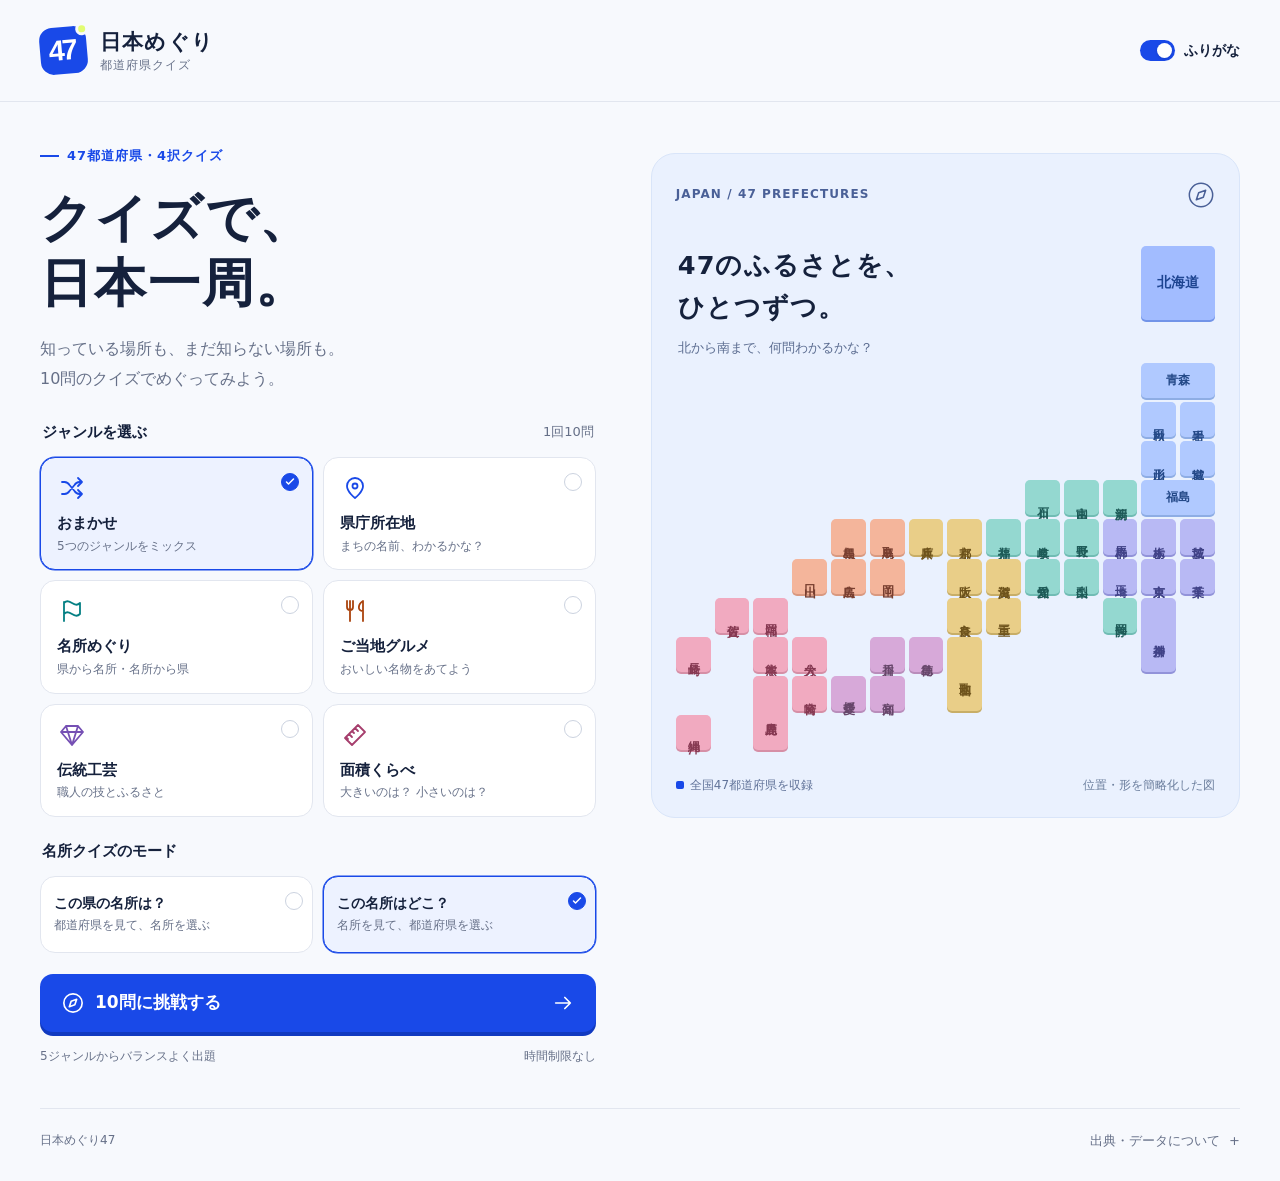
<file: index.html>
<!doctype html>
<html lang="ja">
<head>
  <meta charset="UTF-8">
  <meta name="viewport" content="width=device-width, initial-scale=1, viewport-fit=cover">
  <meta name="theme-color" content="#1949e8">
  <meta name="description" content="47都道府県をめぐる4択クイズ。県庁所在地、名所、名物、伝統工芸、面積を楽しく学ぼう。">
  <title>日本めぐり47 | 都道府県クイズ</title>
  <link rel="stylesheet" href="./style.css?v=20260909-modes-2">
</head>
<body>
  <header class="site-header"><a class="brand" href="./" aria-label="日本めぐり47 ホーム"><span class="brand-mark">47</span><span>日本めぐり<small>都道府県クイズ</small></span></a><span class="header-note">知るたび、日本が近くなる。</span></header>
  <main id="app"></main>
  <div id="announcer" class="sr-only" role="status" aria-live="polite" aria-atomic="true"></div>
  <noscript>クイズで遊ぶには、ブラウザのJavaScriptを有効にしてください。</noscript>
  <script type="module" src="./app.js?v=20260909-modes-2"></script>
</body>
</html>
</file>
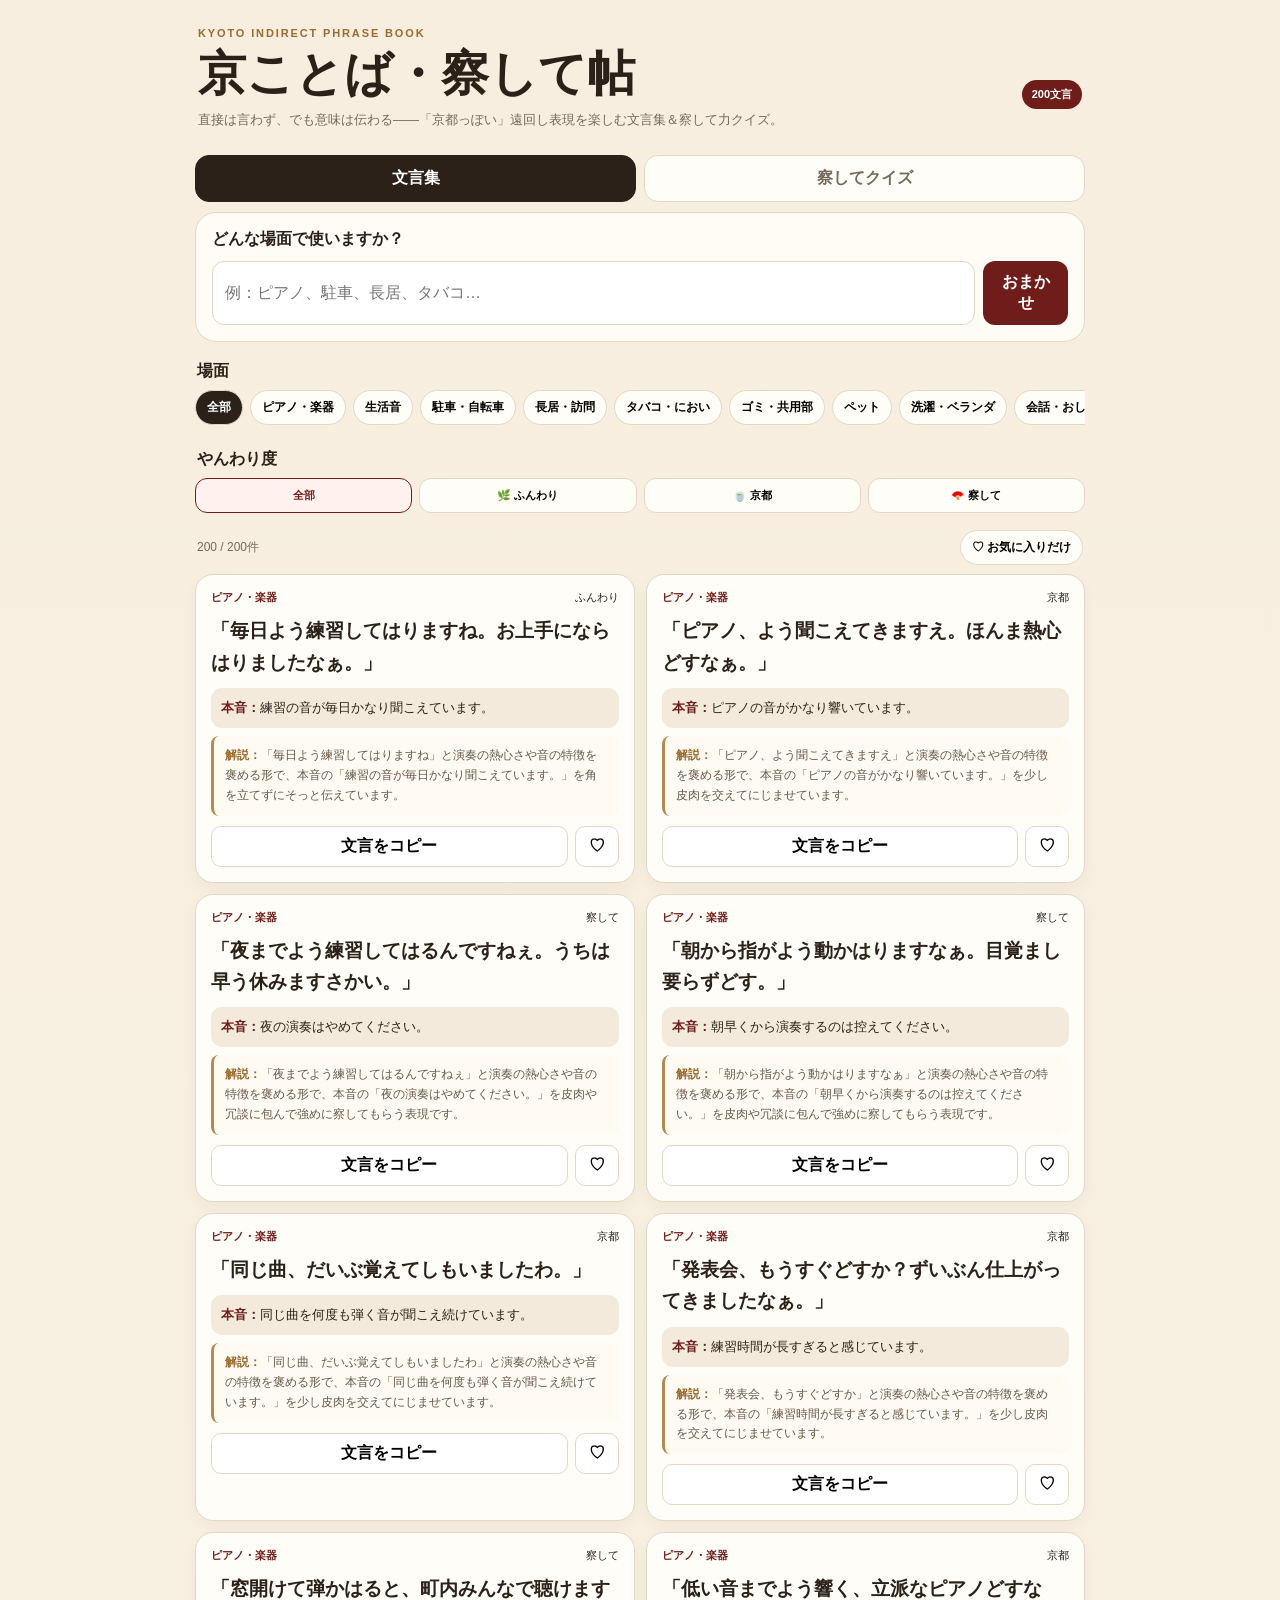
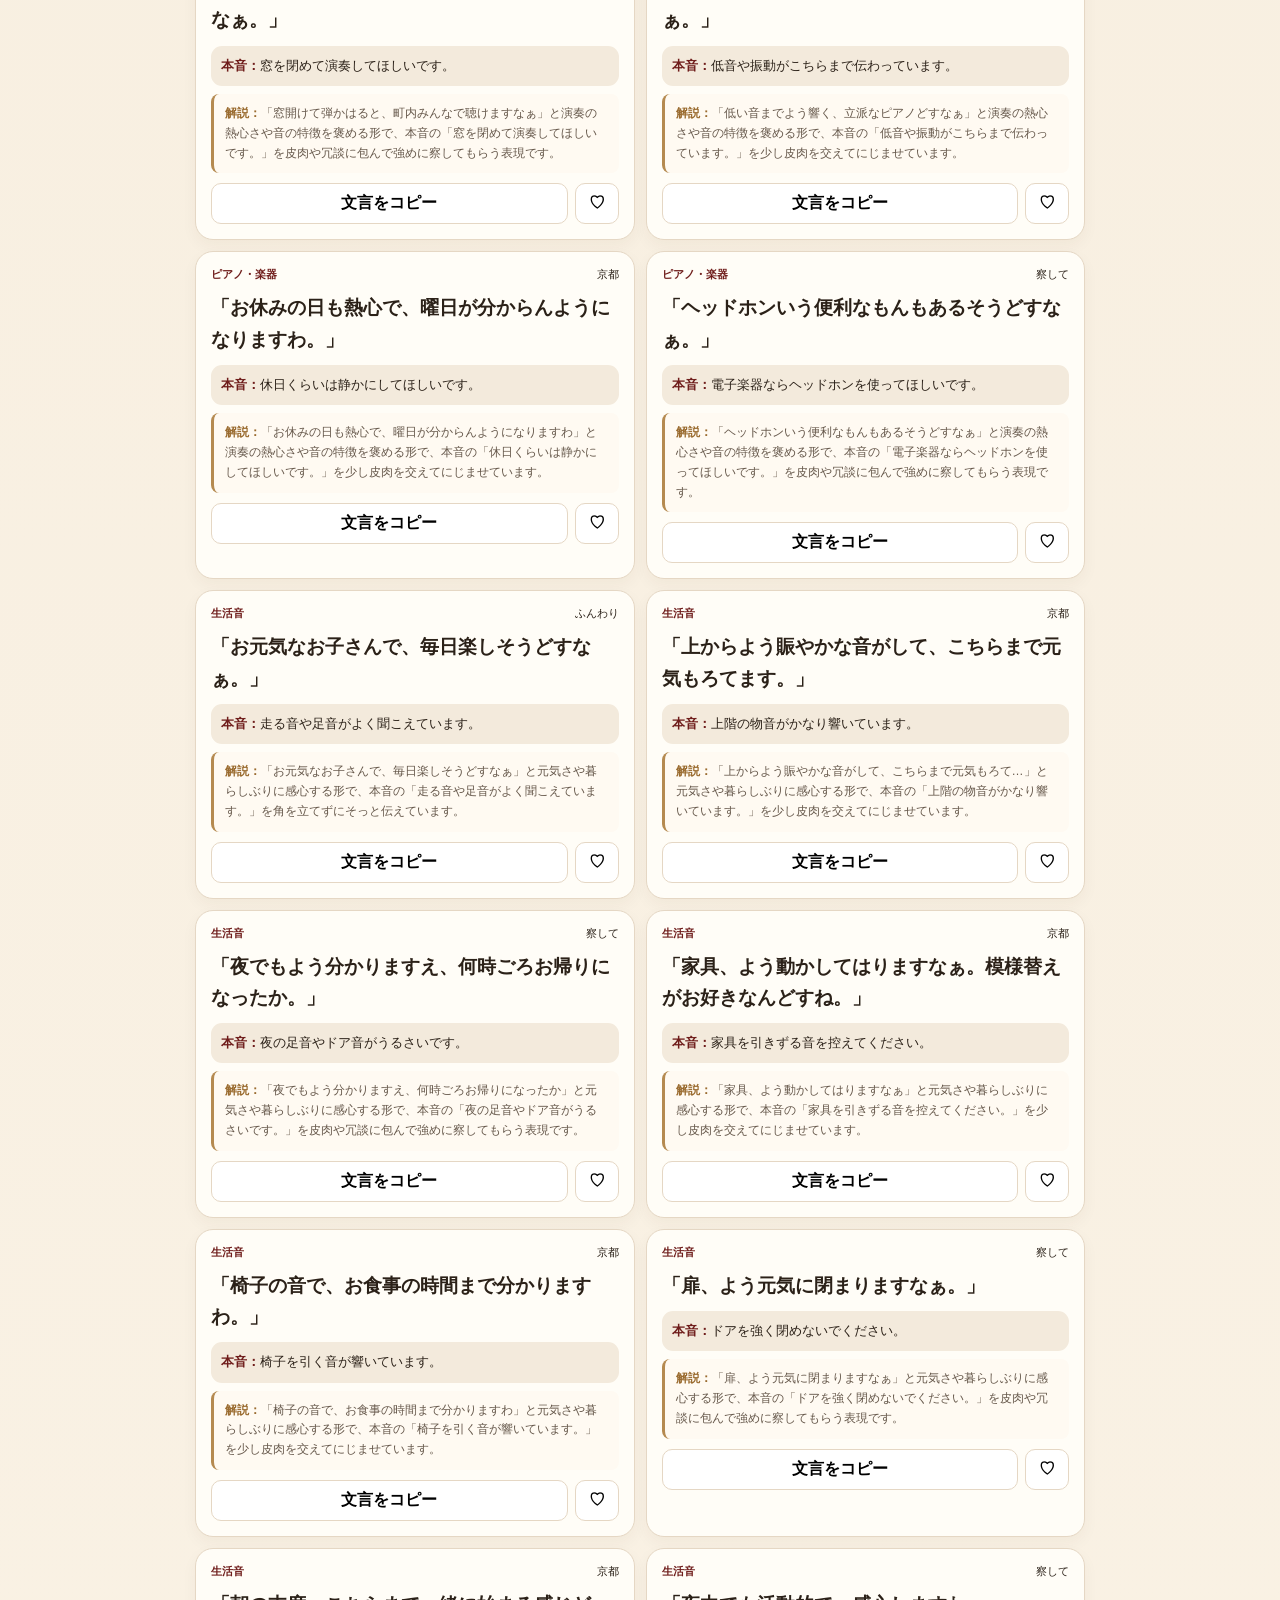
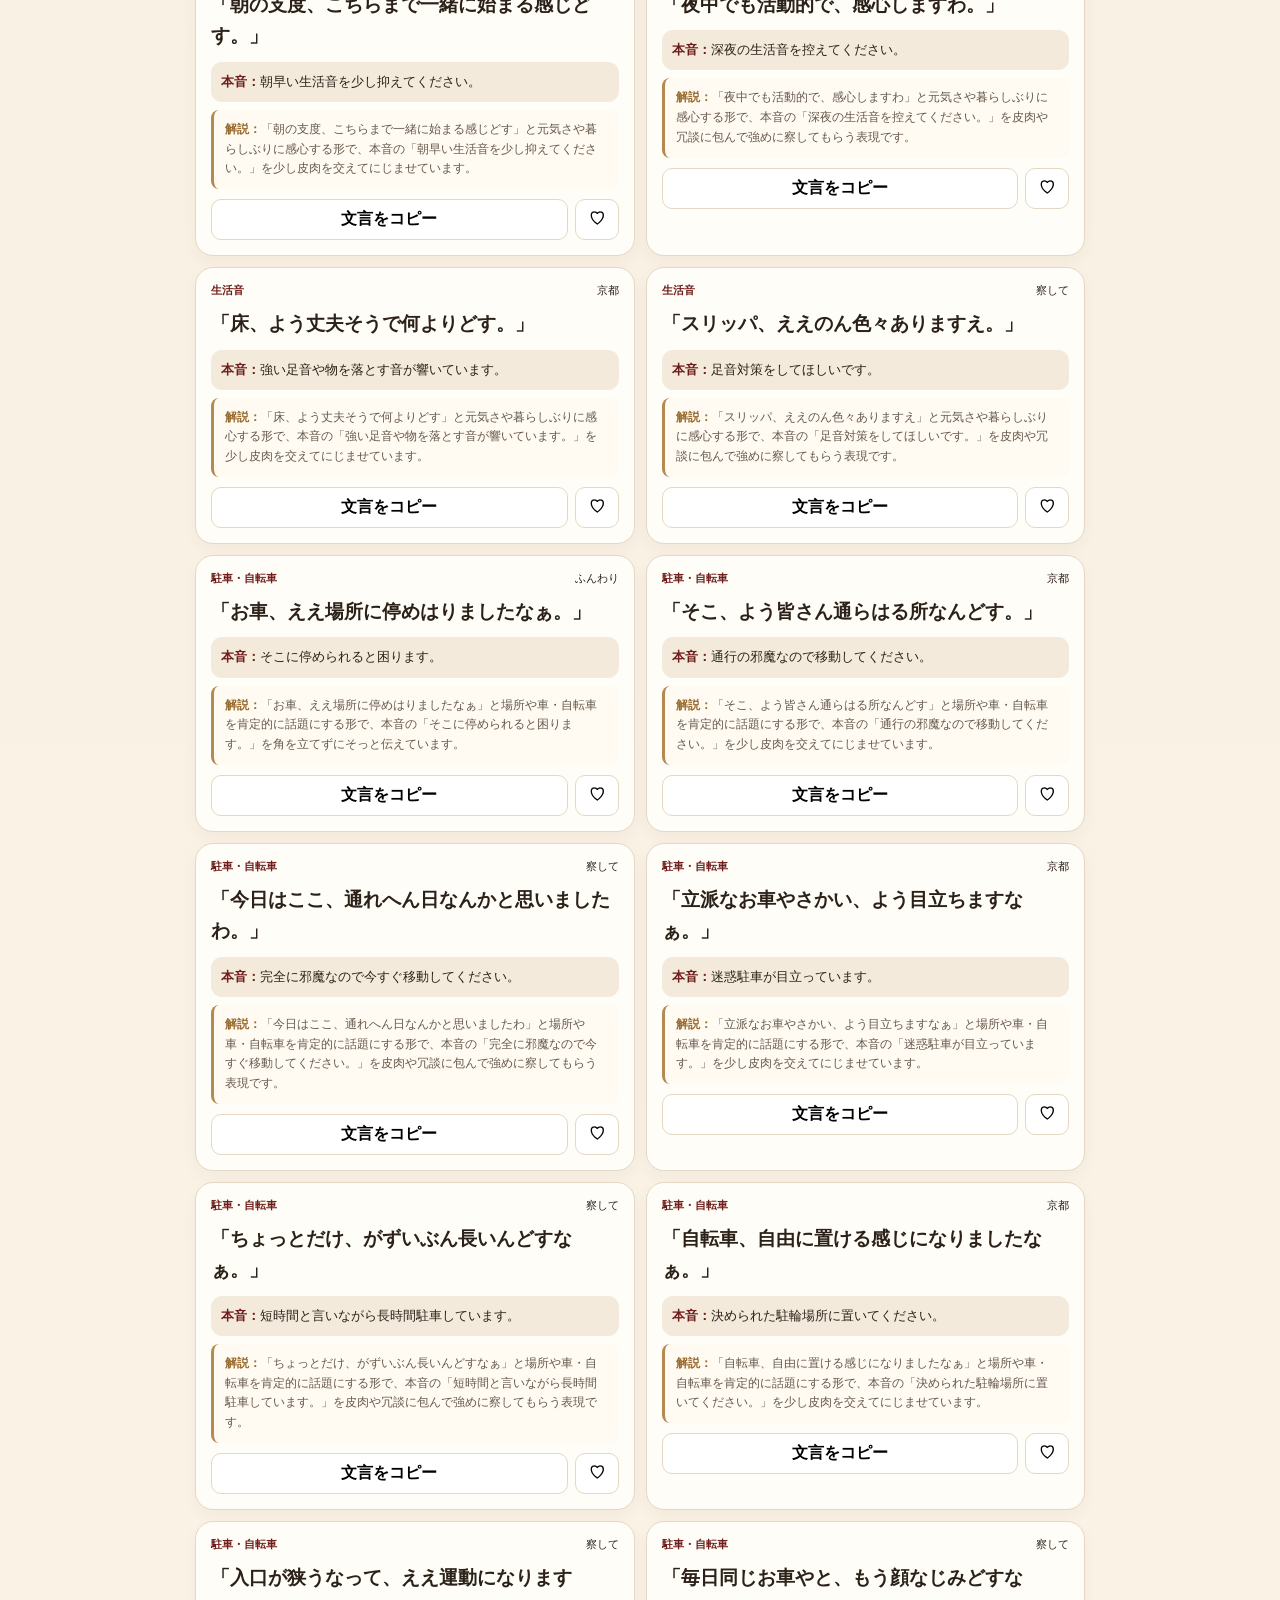
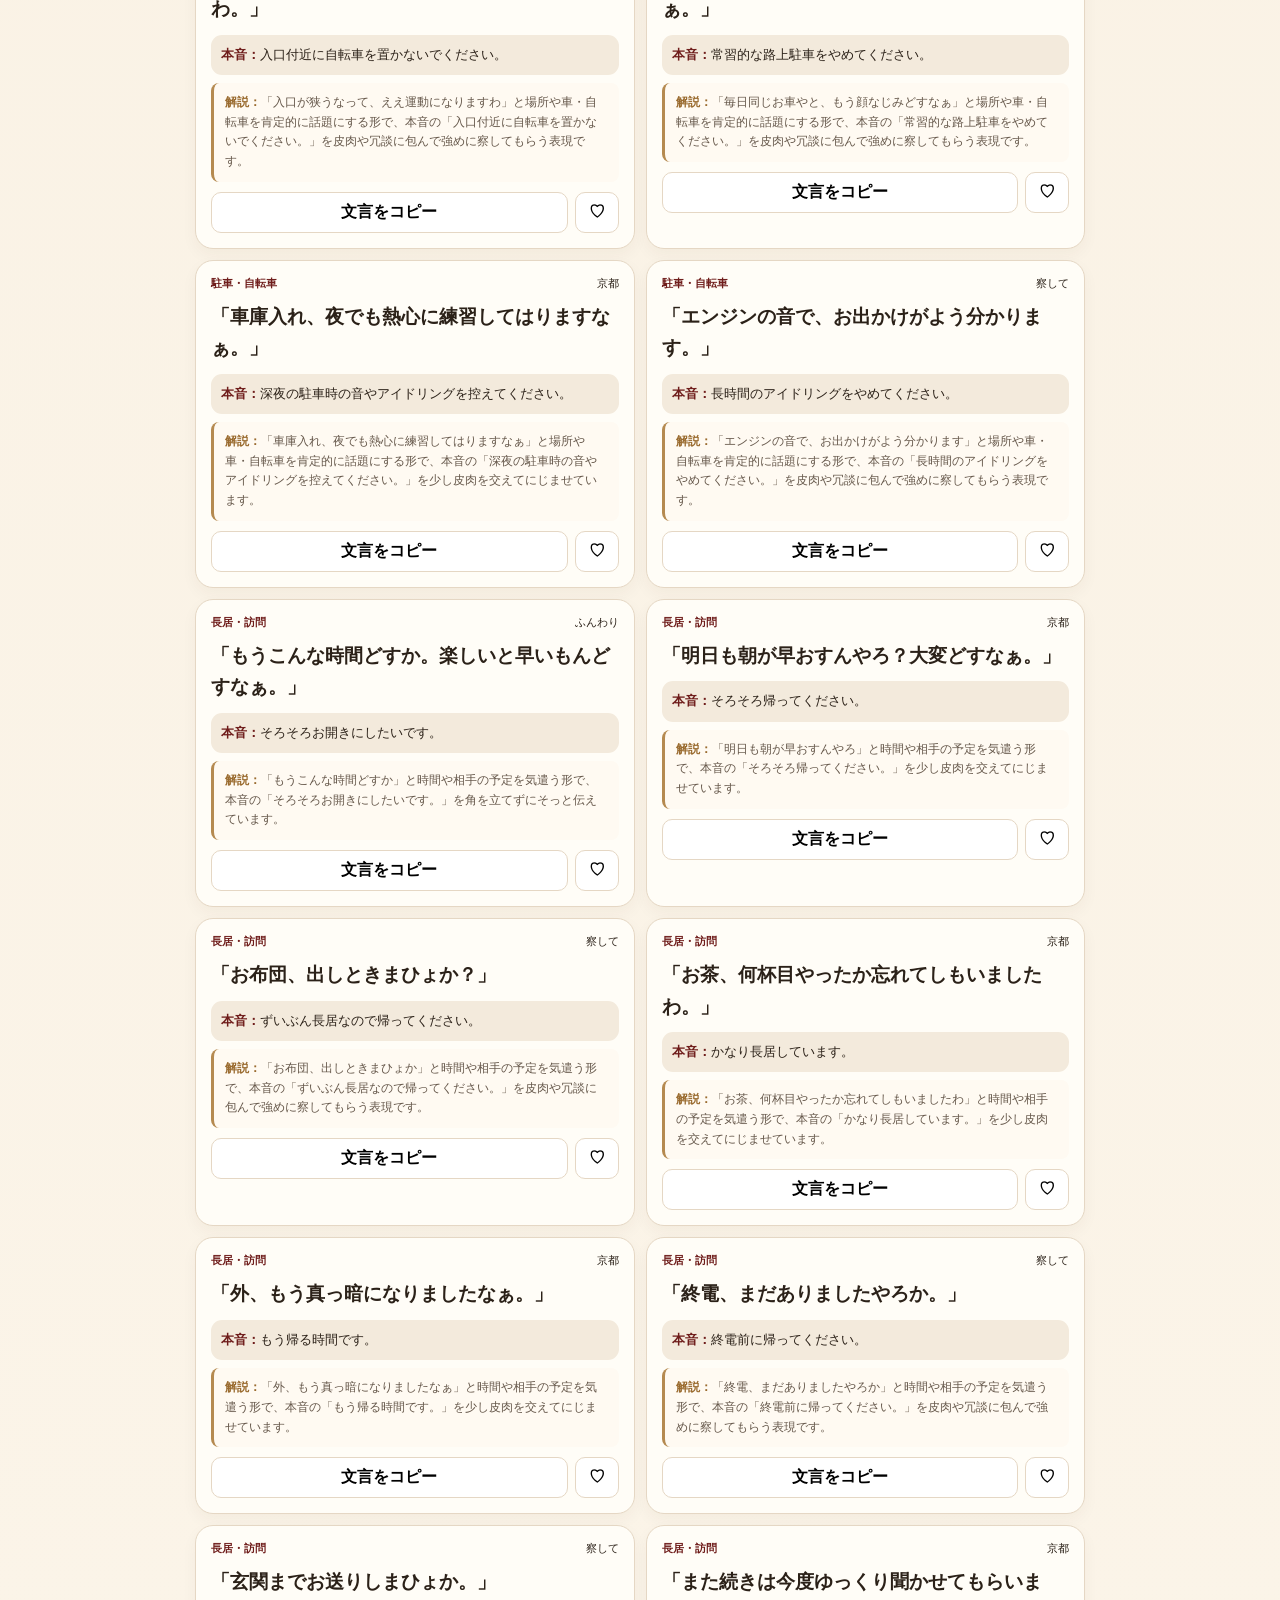
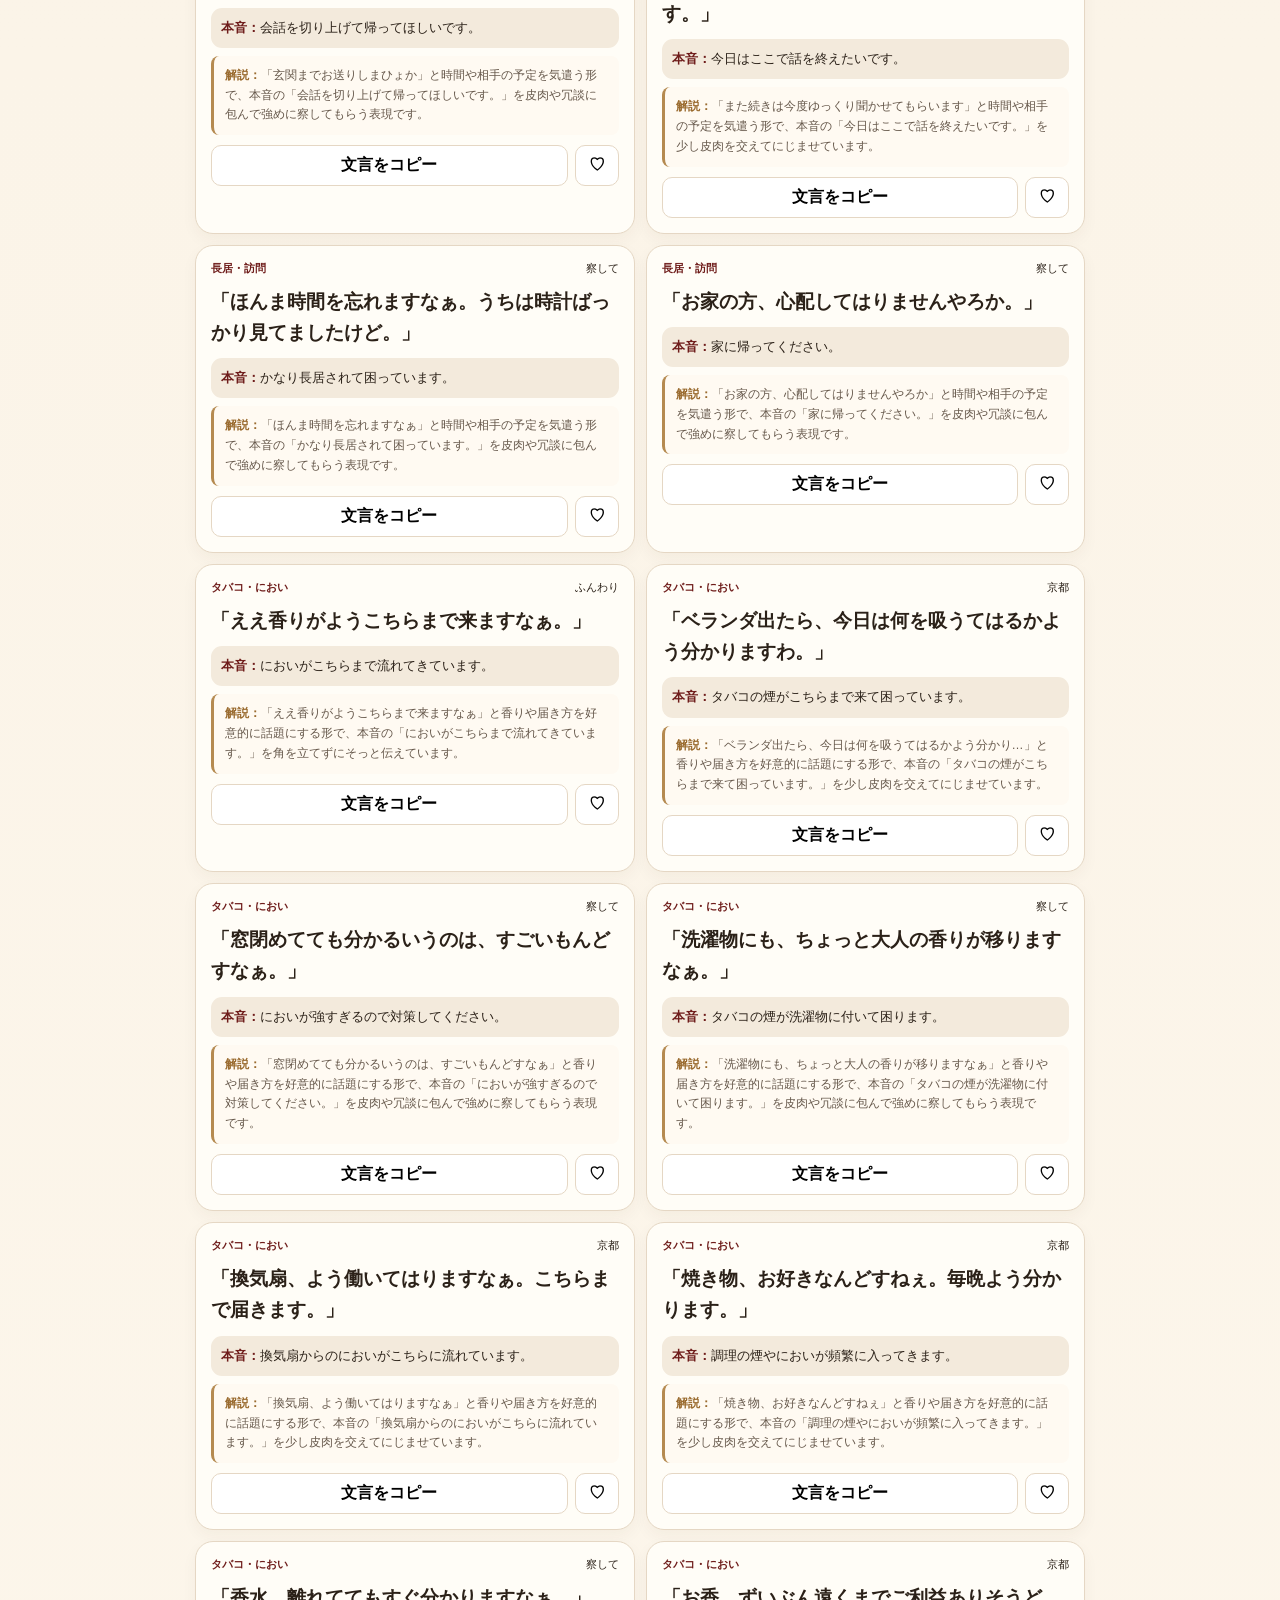
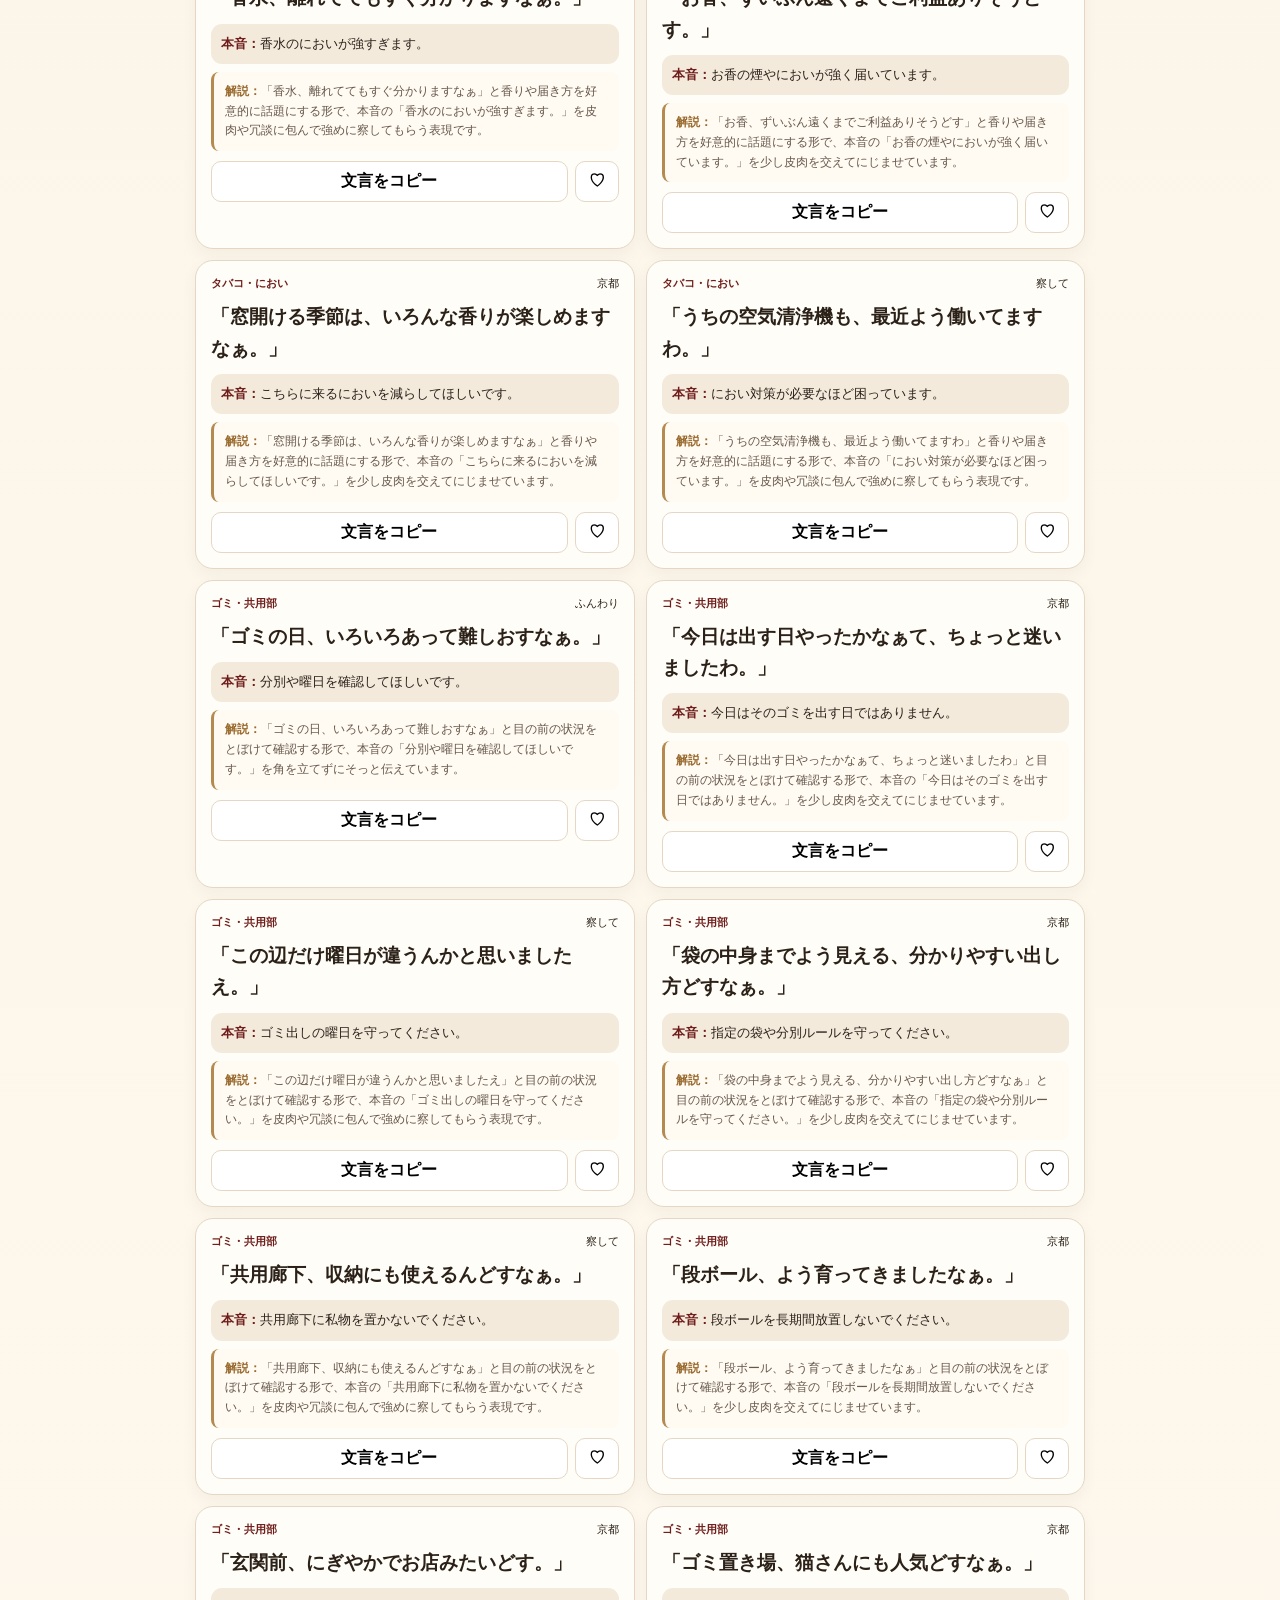
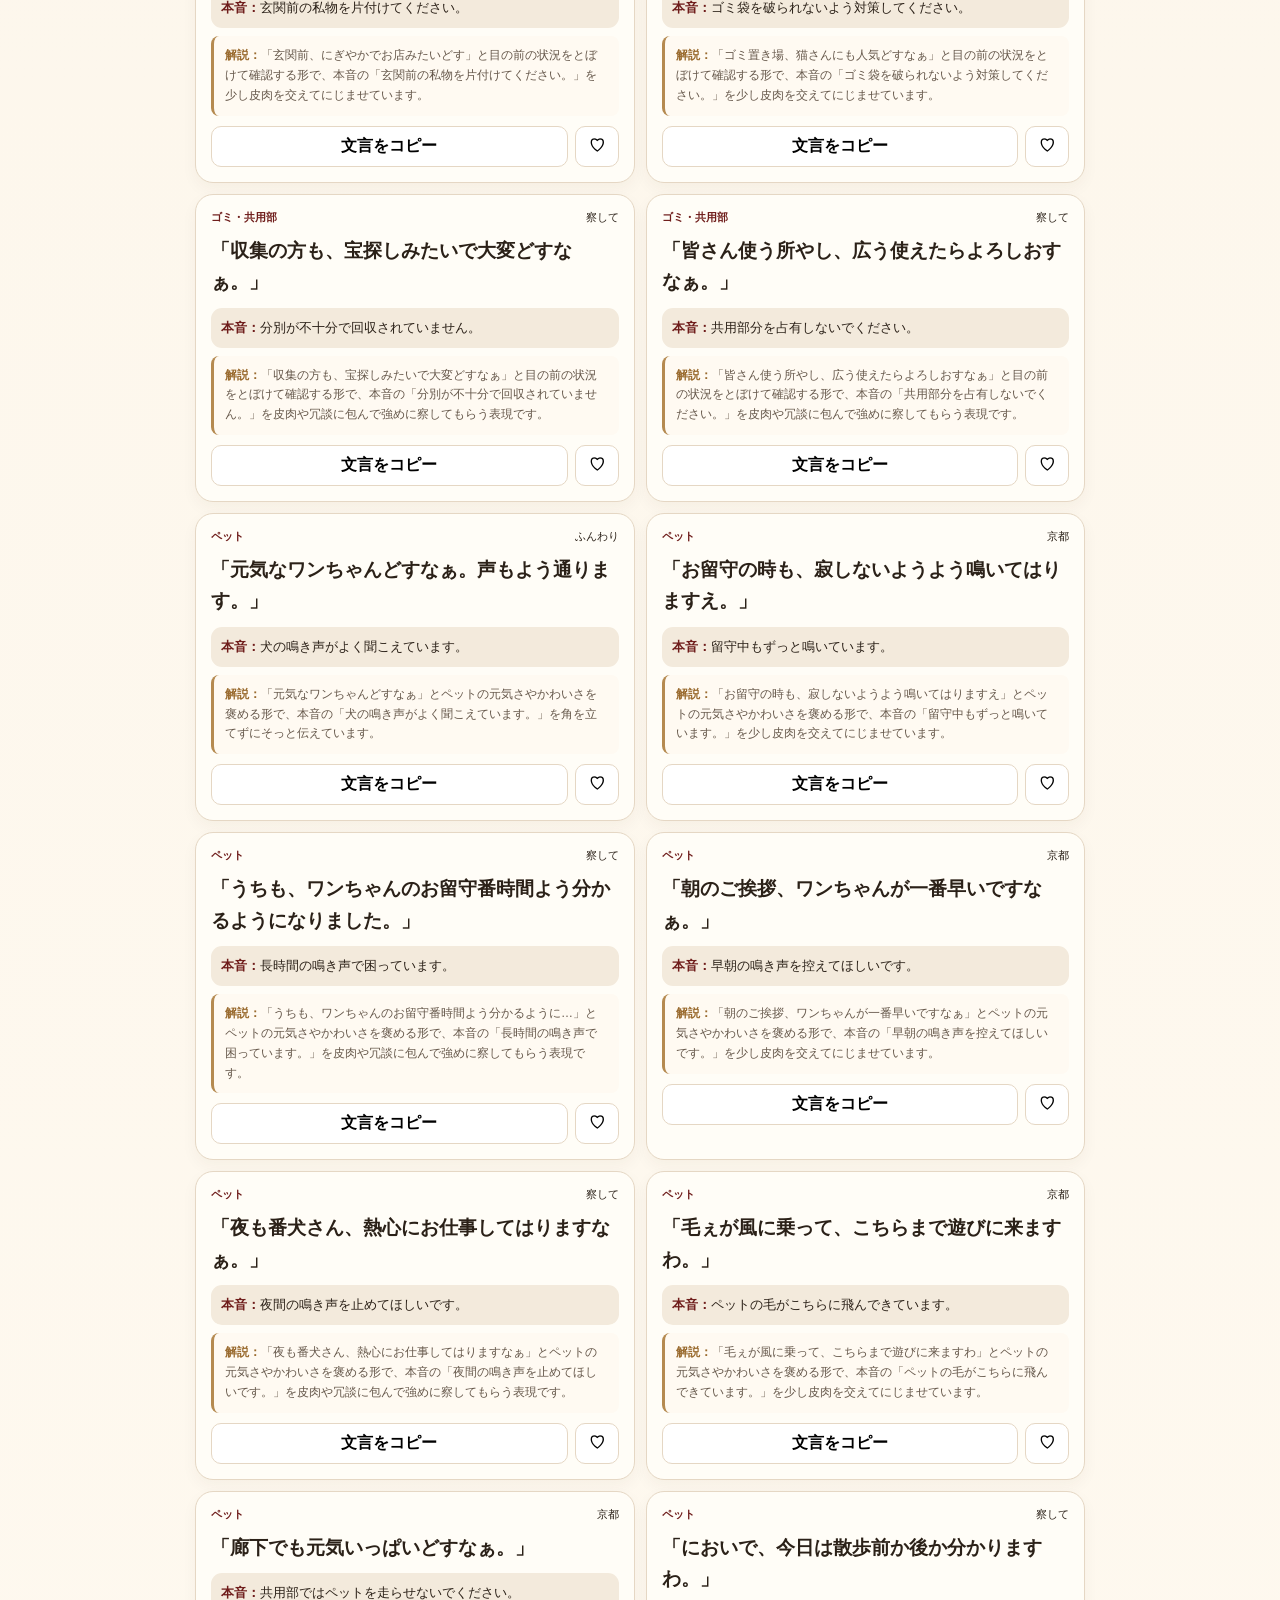
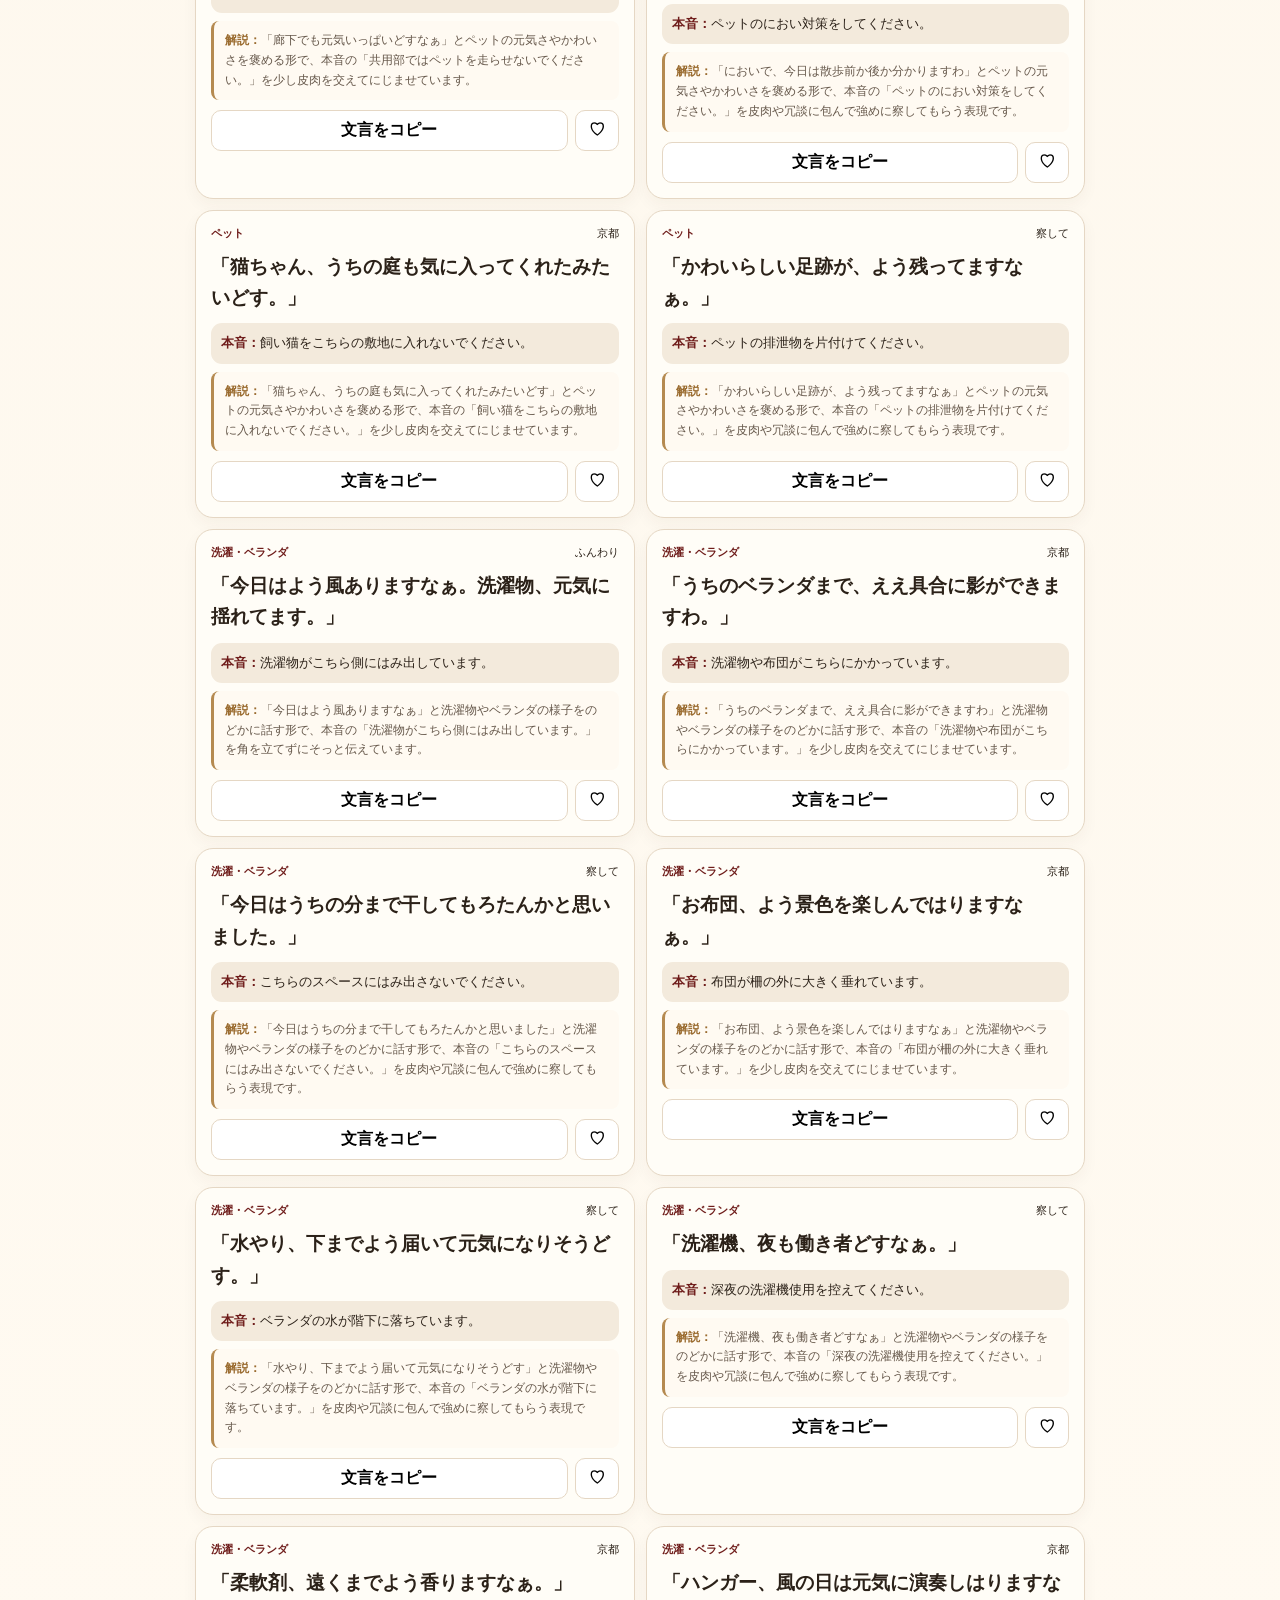
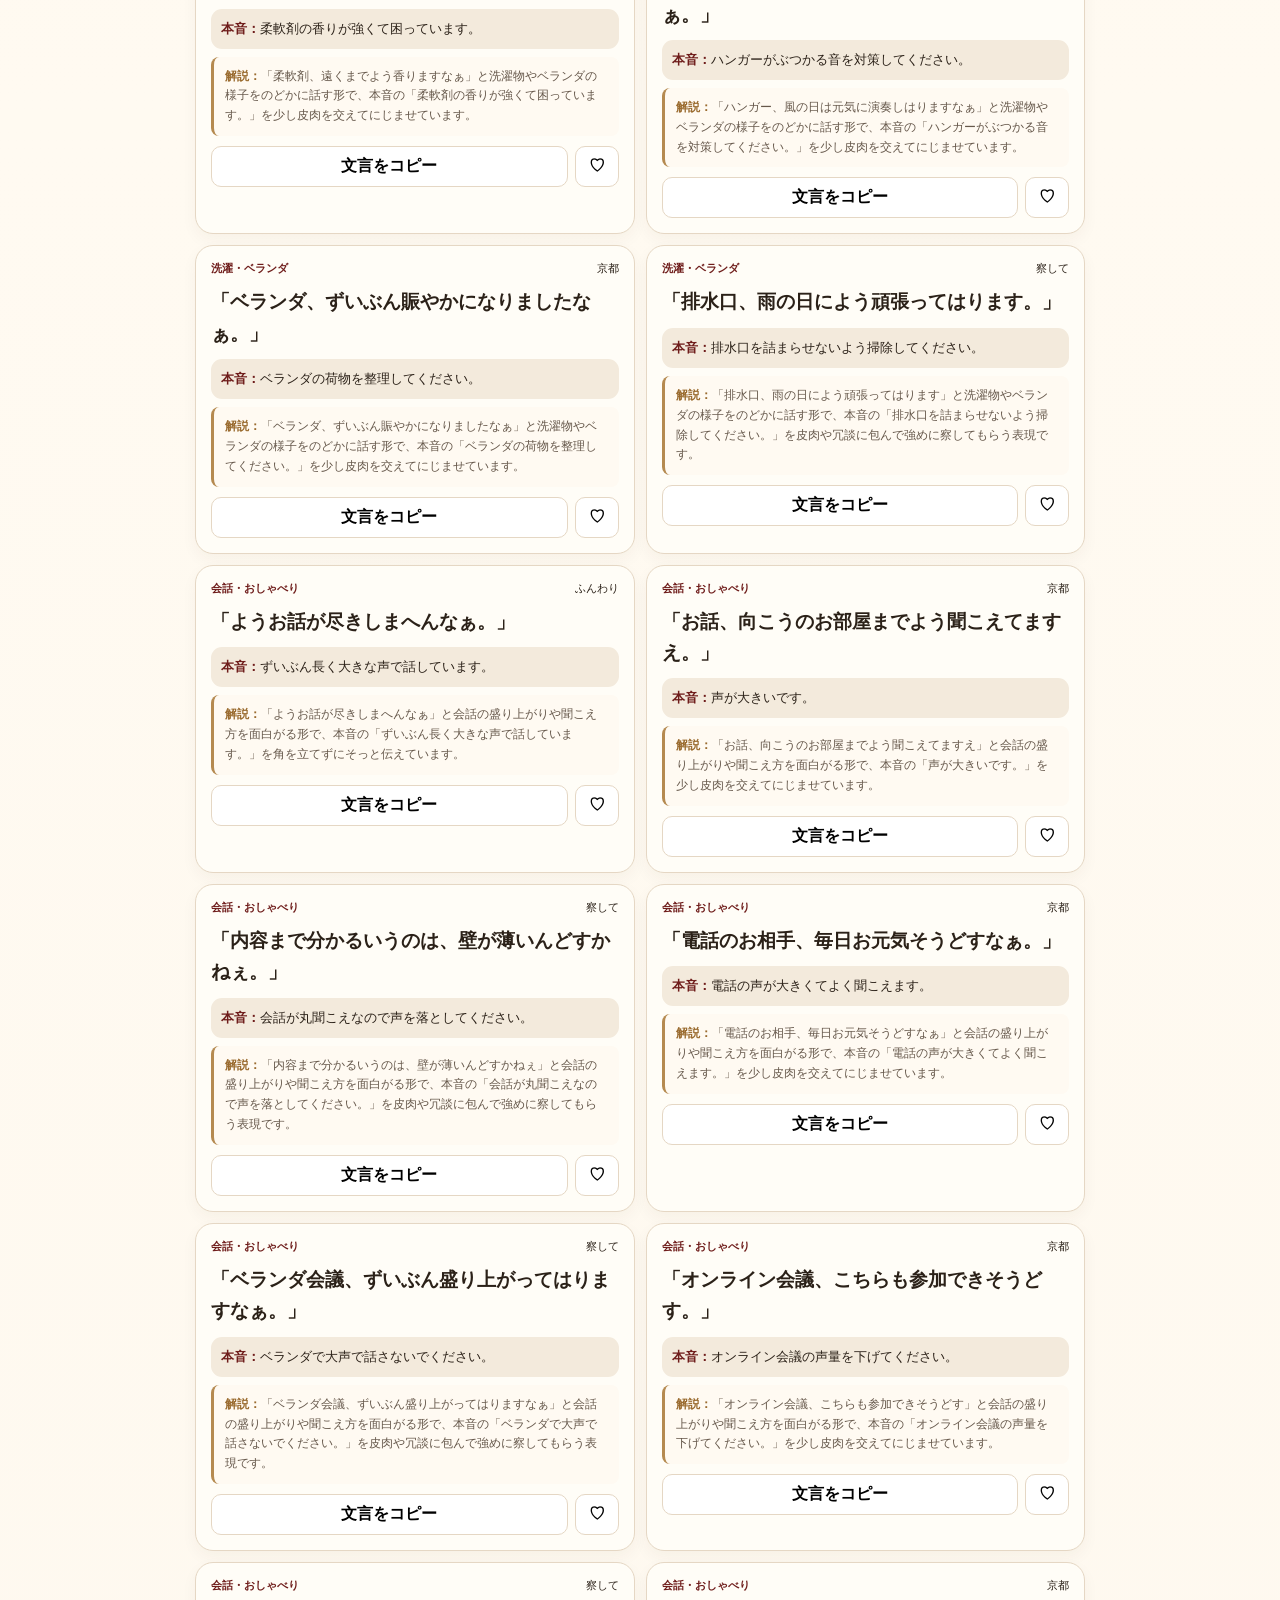
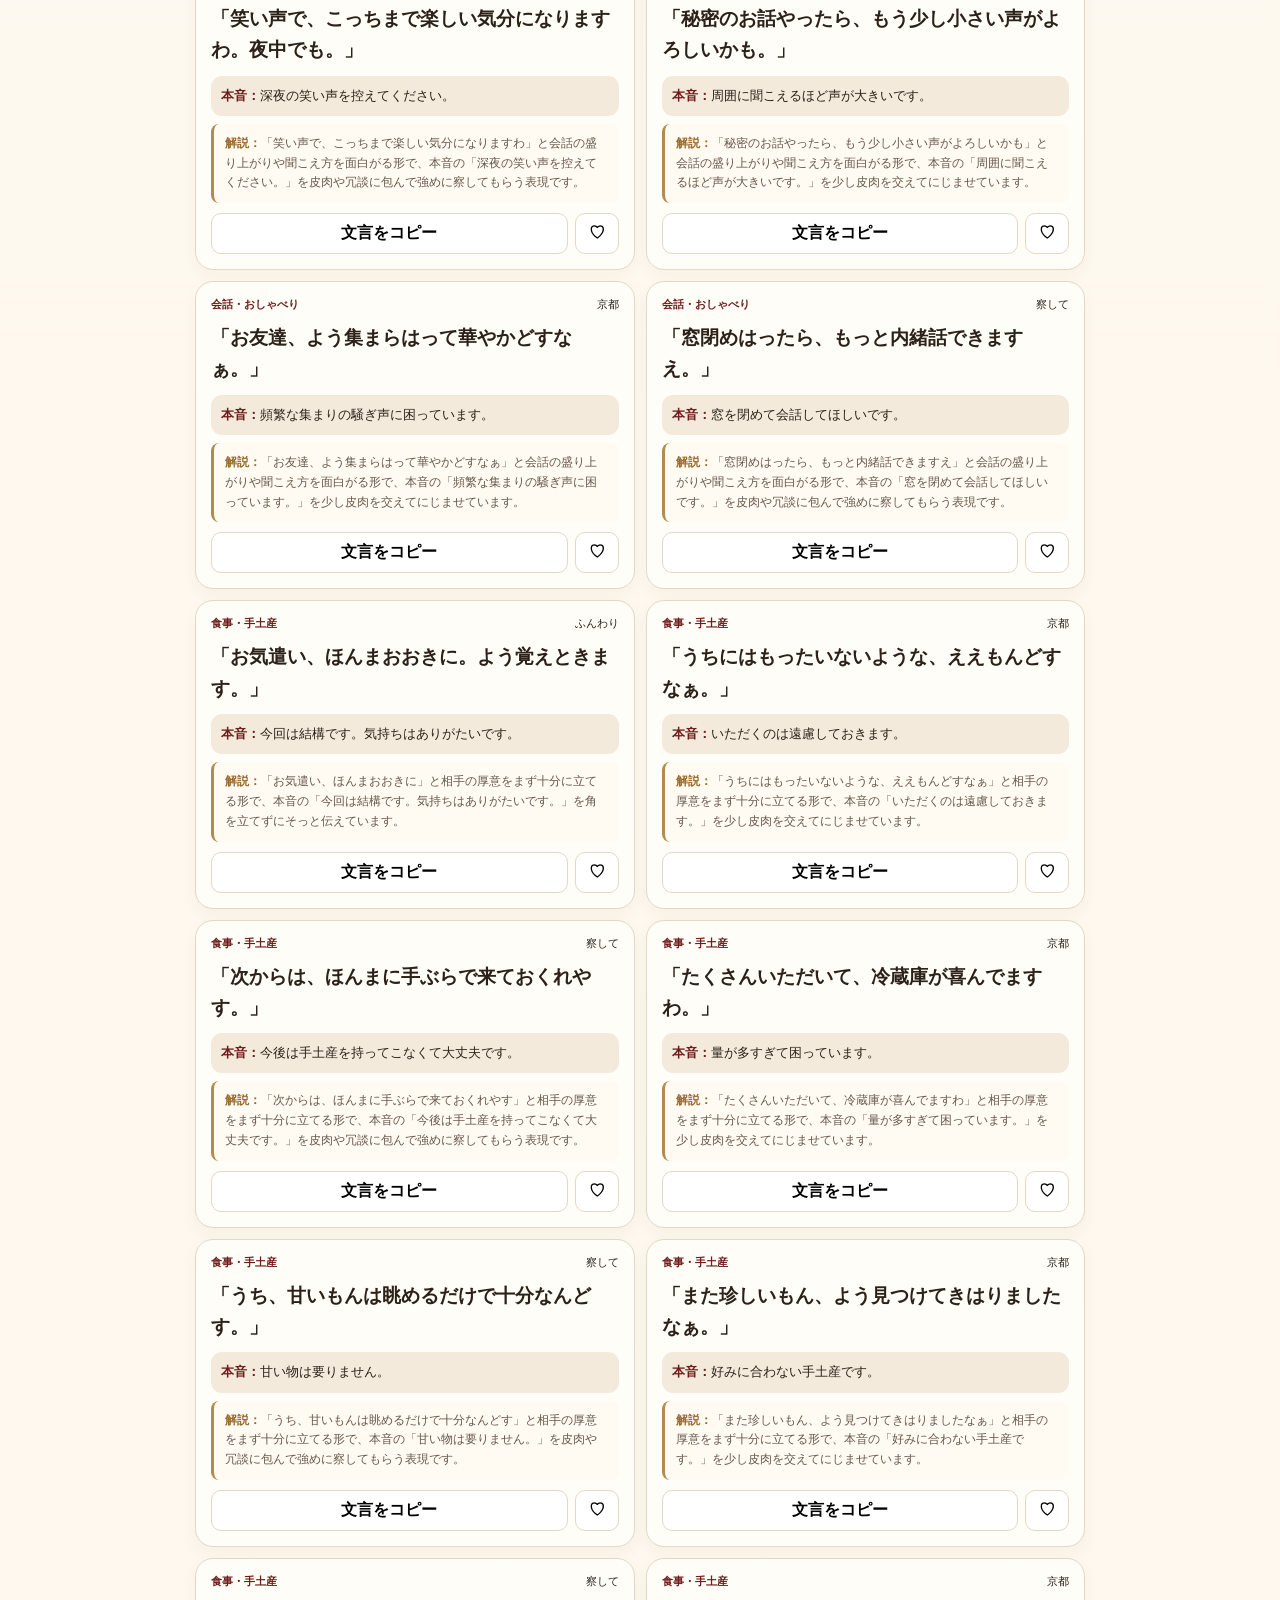
<file: kyoto-kotoba/index.html>
<!doctype html>
<html lang="ja"><head><meta charset="utf-8"><meta name="viewport" content="width=device-width,initial-scale=1,viewport-fit=cover"><meta name="theme-color" content="#6f1d1b">
<title>京ことば・察して帖｜200文言クイズ</title>
<style>
:root{--ink:#2b2118;--muted:#75685c;--paper:#fbf6eb;--card:#fffdf7;--line:#e5d7c4;--accent:#6f1d1b;--gold:#9a6b2f;--soft:#f3eadc;--ok:#3d6944;--ng:#9b3c32}
*{box-sizing:border-box}html{scroll-behavior:smooth}body{margin:0;min-height:100vh;background:linear-gradient(#f7eedf,#fffaf1 40%,#f6ede0);color:var(--ink);font-family:-apple-system,BlinkMacSystemFont,"Hiragino Sans","Yu Gothic",Meiryo,sans-serif}.wrap{max-width:920px;margin:auto;padding:0 15px 76px}
header{padding:27px 3px 15px}.eyebrow{font-size:11px;letter-spacing:.17em;color:var(--gold);font-weight:900}.headrow{display:flex;align-items:end;justify-content:space-between;gap:12px}h1{font-family:"Yu Mincho","Hiragino Mincho ProN",serif;font-size:clamp(29px,7vw,48px);margin:3px 0}.badge{background:var(--accent);color:#fff;padding:7px 10px;border-radius:999px;font-size:11px;font-weight:900;white-space:nowrap}.sub{margin:0;color:var(--muted);font-size:13px;line-height:1.65}
.tabs{position:sticky;top:0;z-index:10;display:grid;grid-template-columns:1fr 1fr;gap:8px;padding:10px 0;background:linear-gradient(#f7eedfdd,#f7eedfdd);backdrop-filter:blur(10px)}button,input{font:inherit}.tab{border:1px solid var(--line);background:var(--card);border-radius:14px;padding:12px;font-weight:900;color:var(--muted)}.tab.on{background:var(--ink);color:white;border-color:var(--ink)}
.panel{display:none}.panel.on{display:block}.hero,.box{background:rgba(255,253,247,.93);border:1px solid var(--line);border-radius:21px;padding:16px}.hero strong{font-size:16px}.search{display:flex;gap:8px;margin-top:11px}.search input{width:100%;border:1px solid var(--line);border-radius:12px;padding:12px}.btn{border:0;border-radius:12px;padding:11px 14px;background:var(--accent);color:#fff;font-weight:900}.btn.secondary{background:var(--ink)}.btn.light{background:var(--soft);color:var(--ink);border:1px solid var(--line)}.title{font-weight:900;margin:19px 2px 8px}.chips{display:flex;gap:7px;overflow:auto;padding-bottom:5px}.chip{border:1px solid var(--line);background:var(--card);border-radius:999px;padding:8px 11px;font-size:12px;font-weight:800;white-space:nowrap}.chip.on{background:var(--ink);color:white}.tones{display:grid;grid-template-columns:repeat(4,1fr);gap:7px}.tone{border:1px solid var(--line);background:var(--card);border-radius:12px;padding:9px 4px;font-size:11px;font-weight:900}.tone.on{background:#fff1ed;border-color:var(--accent);color:var(--accent)}
.bar{display:flex;align-items:center;justify-content:space-between;margin:17px 2px 9px;color:var(--muted);font-size:12px}.grid{display:grid;grid-template-columns:1fr;gap:11px}@media(min-width:720px){.grid{grid-template-columns:1fr 1fr}}.card{background:var(--card);border:1px solid var(--line);border-radius:18px;padding:15px;box-shadow:0 6px 16px #49331d0b}.meta{display:flex;justify-content:space-between;gap:8px;font-size:11px}.cat{font-weight:900;color:var(--accent)}.phrase{font-family:"Yu Mincho","Hiragino Mincho ProN",serif;font-size:19px;line-height:1.65;font-weight:800;margin:10px 0}.meaning{background:var(--soft);border-radius:11px;padding:10px;font-size:13px;line-height:1.55}.meaning b{color:var(--accent)}.explain{margin-top:8px;padding:10px 11px;border-left:3px solid #b58a50;background:#fffaf2;border-radius:8px;font-size:12px;line-height:1.65;color:#66584b}.explain b{color:var(--gold)}.acts{display:flex;gap:7px;margin-top:10px}.copy,.fav{border:1px solid var(--line);background:#fff;border-radius:10px;padding:9px;font-weight:800}.copy{flex:1}.fav{width:44px}
.quizTop{padding:18px}.quizTop h2{font-family:"Yu Mincho","Hiragino Mincho ProN",serif;margin:0 0 6px;font-size:27px}.quizTop p{color:var(--muted);font-size:13px;line-height:1.65;margin:0}.selectors{margin-top:16px}.selectGrid{display:grid;grid-template-columns:repeat(4,1fr);gap:7px}.sel{border:1px solid var(--line);background:#fff;border-radius:12px;padding:10px 4px;font-weight:900;font-size:12px}.sel.on{background:var(--accent);color:white;border-color:var(--accent)}.diffGrid{display:grid;grid-template-columns:1fr 1fr;gap:7px}.start{width:100%;margin-top:15px;padding:14px;font-size:16px}
.quizBox{display:none}.quizBox.on{display:block}.progress{height:7px;border-radius:999px;background:#eadfce;overflow:hidden;margin-bottom:13px}.progress span{display:block;height:100%;background:var(--accent);width:0;transition:.25s}.qhead{display:flex;justify-content:space-between;color:var(--muted);font-size:12px}.qphrase{font-family:"Yu Mincho","Hiragino Mincho ProN",serif;font-size:clamp(22px,5vw,31px);font-weight:900;line-height:1.6;margin:18px 2px}.ask{font-size:12px;color:var(--gold);font-weight:900;letter-spacing:.08em}.options{display:grid;gap:9px}.option{border:1px solid var(--line);background:#fff;border-radius:14px;padding:13px;text-align:left;line-height:1.45;font-weight:700}.option:hover{border-color:#bea886}.option.good{background:#eef7ee;border-color:#7aa27c}.option.bad{background:#fff0ed;border-color:#c97a70}.option:disabled{color:var(--ink);opacity:1}.feedback{display:none;margin-top:13px;border-radius:14px;padding:13px;line-height:1.6;font-size:13px}.feedback.on{display:block}.feedback.good{background:#edf6ed;color:#274b2c}.feedback.bad{background:#fff0ed;color:#74322b}.next{width:100%;margin-top:11px;display:none}.next.on{display:block}.result{text-align:center;padding:22px 12px}.score{font-size:58px;font-family:Georgia,serif;font-weight:800;color:var(--accent)}.rank{font-family:"Yu Mincho","Hiragino Mincho ProN",serif;font-size:25px;font-weight:900;margin:4px}.result p{color:var(--muted);line-height:1.65}.resultBtns{display:grid;grid-template-columns:1fr 1fr;gap:8px;margin-top:15px}.empty{text-align:center;color:var(--muted);padding:38px}.notice{margin-top:20px;padding:13px;border-left:4px solid #586b4a;background:#ffffff9c;border-radius:8px;font-size:12px;color:#5e564d;line-height:1.7}.toast{position:fixed;bottom:24px;left:50%;transform:translateX(-50%);background:#2d261f;color:#fff;padding:10px 14px;border-radius:999px;font-size:12px;opacity:0;pointer-events:none;transition:.2s;z-index:30}.toast.on{opacity:1}
</style></head><body><div class="wrap">
<header><div class="eyebrow">KYOTO INDIRECT PHRASE BOOK</div><div class="headrow"><h1>京ことば・察して帖</h1><span class="badge">200文言</span></div><p class="sub">直接は言わず、でも意味は伝わる——「京都っぽい」遠回し表現を楽しむ文言集＆察して力クイズ。</p></header>
<nav class="tabs"><button class="tab on" data-tab="book">文言集</button><button class="tab" data-tab="quiz">察してクイズ</button></nav>

<section id="book" class="panel on">
<div class="hero"><strong>どんな場面で使いますか？</strong><div class="search"><input id="q" placeholder="例：ピアノ、駐車、長居、タバコ…"><button class="btn" id="random">おまかせ</button></div></div>
<div class="title">場面</div><div class="chips" id="chips"></div>
<div class="title">やんわり度</div><div class="tones"><button class="tone on" data-tone="0">全部</button><button class="tone" data-tone="1">🌿 ふんわり</button><button class="tone" data-tone="2">🍵 京都</button><button class="tone" data-tone="3">🪭 察して</button></div>
<div class="bar"><span id="count"></span><button class="chip" id="favOnly">♡ お気に入りだけ</button></div><main class="grid" id="grid"></main>
</section>

<section id="quiz" class="panel">
<div id="quizStart" class="box quizTop"><h2>察して力クイズ</h2><p>この一言、本音では何と言っている？ 4択からいちばん近い意味を当ててください。</p>
<div class="selectors"><div class="title">問題数</div><div class="selectGrid"><button class="sel on" data-n="10">10問</button><button class="sel" data-n="20">20問</button><button class="sel" data-n="50">50問</button><button class="sel" data-n="200">全200問</button></div>
<div class="title">難しさ</div><div class="diffGrid"><button class="sel on" data-diff="easy">ほどほど</button><button class="sel" data-diff="hard">いけず</button></div>
<button class="btn start" id="startQuiz">クイズを始める</button></div></div>
<div id="quizPlay" class="box quizBox"><div class="progress"><span id="prog"></span></div><div class="qhead"><span id="qnum"></span><span id="qscore"></span></div><div class="ask">この言葉の「本音」は？</div><div class="qphrase" id="qphrase"></div><div class="options" id="options"></div><div class="feedback" id="feedback"></div><button class="btn next" id="nextQ">次の問題</button></div>
<div id="quizResult" class="box quizBox result"><div class="score" id="finalScore"></div><div class="rank" id="rank"></div><p id="resultText"></p><div class="resultBtns"><button class="btn" id="retryWrong">間違いだけ復習</button><button class="btn secondary" id="retryAll">もう一回</button></div><button class="btn light" style="width:100%;margin-top:8px" id="copyResult">結果をコピー</button></div>
</section>

<div class="notice">※これは「京都人は必ずこう話す」という事実集ではなく、京都の婉曲表現イメージを楽しむネタ系アプリです。実際の近隣トラブルや大切なお願いでは、丁寧かつ明確に伝えるのがおすすめです。</div>
</div><div class="toast" id="toast">コピーしました</div>
<script src="./data.js"></script>
<script>
const P=window.PHRASES||[],cats=["全部",...new Set(P.map(x=>x[1]))],toneName=["","ふんわり","京都","察して"];
const state={cat:"全部",tone:0,q:"",favOnly:false};const fav=new Set(JSON.parse(localStorage.getItem("kyoto-favs")||"[]"));
const $=s=>document.querySelector(s),$$=s=>[...document.querySelectorAll(s)],esc=s=>String(s).replace(/[&<>"']/g,m=>({"&":"&amp;","<":"&lt;",">":"&gt;",'"':"&quot;","'":"&#39;"}[m]));
function toastMsg(t="コピーしました"){const e=$("#toast");e.textContent=t;e.classList.add("on");setTimeout(()=>e.classList.remove("on"),1100)}
$$("[data-tab]").forEach(b=>b.onclick=()=>{$$("[data-tab]").forEach(x=>x.classList.remove("on"));b.classList.add("on");$$(".panel").forEach(x=>x.classList.remove("on"));$("#"+b.dataset.tab).classList.add("on");window.scrollTo({top:0,behavior:"smooth"})});
function drawChips(){const e=$("#chips");e.innerHTML=cats.map(c=>'<button class="chip '+(state.cat===c?'on':'')+'" data-cat="'+esc(c)+'">'+esc(c)+'</button>').join("");$$("[data-cat]").forEach(b=>b.onclick=()=>{state.cat=b.dataset.cat;drawChips();drawBook()})}
function filtered(){const q=state.q.toLowerCase().trim();return P.filter(p=>(state.cat==="全部"||p[1]===state.cat)&&(!state.tone||p[2]===state.tone)&&(!q||(p[1]+" "+p[3]+" "+p[4]+" "+(p[5]||"")).toLowerCase().includes(q))&&(!state.favOnly||fav.has(p[0])))}
function drawBook(){const a=filtered();$("#count").textContent=a.length+" / 200件";$("#grid").innerHTML=a.length?a.map(p=>'<article class="card" id="p'+p[0]+'"><div class="meta"><span class="cat">'+esc(p[1])+'</span><span>'+toneName[p[2]]+'</span></div><div class="phrase">「'+esc(p[3])+'」</div><div class="meaning"><b>本音：</b>'+esc(p[4])+'</div><div class="explain"><b>解説：</b>'+esc(p[5]||"")+'</div><div class="acts"><button class="copy" data-copy="'+p[0]+'">文言をコピー</button><button class="fav" data-fav="'+p[0]+'">'+(fav.has(p[0])?"♥":"♡")+'</button></div></article>').join(""):'<div class="empty">条件に合う文言がありません。</div>';
$$("[data-copy]").forEach(b=>b.onclick=()=>{const p=P.find(x=>x[0]===+b.dataset.copy);copyText(p[3])});$$("[data-fav]").forEach(b=>b.onclick=()=>{const id=+b.dataset.fav;fav.has(id)?fav.delete(id):fav.add(id);localStorage.setItem("kyoto-favs",JSON.stringify([...fav]));drawBook()})}
function copyText(t){if(navigator.clipboard)navigator.clipboard.writeText(t).then(()=>toastMsg()).catch(()=>fallback(t));else fallback(t)}function fallback(t){const e=document.createElement("textarea");e.value=t;document.body.appendChild(e);e.select();document.execCommand("copy");e.remove();toastMsg()}
$("#q").oninput=e=>{state.q=e.target.value;drawBook()};$$("[data-tone]").forEach(b=>b.onclick=()=>{$$("[data-tone]").forEach(x=>x.classList.remove("on"));b.classList.add("on");state.tone=+b.dataset.tone;drawBook()});$("#favOnly").onclick=function(){state.favOnly=!state.favOnly;this.classList.toggle("on",state.favOnly);drawBook()};
$("#random").onclick=()=>{const a=P.filter(p=>(state.cat==="全部"||p[1]===state.cat)&&(!state.tone||p[2]===state.tone));if(!a.length)return;const p=a[Math.floor(Math.random()*a.length)];state.q="";$("#q").value="";drawBook();setTimeout(()=>$("#p"+p[0])?.scrollIntoView({behavior:"smooth",block:"center"}),50)};
function shuffle(a){a=[...a];for(let i=a.length-1;i>0;i--){const j=Math.floor(Math.random()*(i+1));[a[i],a[j]]=[a[j],a[i]]}return a}
let quizN=10,diff="easy",quiz=[],qi=0,score=0,wrong=[],locked=false;
$$("[data-n]").forEach(b=>b.onclick=()=>{$$("[data-n]").forEach(x=>x.classList.remove("on"));b.classList.add("on");quizN=+b.dataset.n});
$$("[data-diff]").forEach(b=>b.onclick=()=>{$$("[data-diff]").forEach(x=>x.classList.remove("on"));b.classList.add("on");diff=b.dataset.diff});
$("#startQuiz").onclick=()=>startQuiz(shuffle(P).slice(0,quizN));
function startQuiz(items){quiz=items;qi=0;score=0;wrong=[];$("#quizStart").style.display="none";$("#quizResult").classList.remove("on");$("#quizPlay").classList.add("on");showQ()}
function distractors(q){let pool;if(diff==="hard"){const same=P.filter(x=>x[1]===q[1]&&x[0]!==q[0]&&x[4]!==q[4]);const other=P.filter(x=>x[1]!==q[1]&&x[4]!==q[4]);pool=[...shuffle(same).slice(0,1),...shuffle(other)];}else pool=P.filter(x=>x[1]!==q[1]&&x[4]!==q[4]);return shuffle(pool).slice(0,3)}
function showQ(){locked=false;const q=quiz[qi];$("#prog").style.width=(qi/quiz.length*100)+"%";$("#qnum").textContent=(qi+1)+" / "+quiz.length;$("#qscore").textContent="正解 "+score;$("#qphrase").textContent="「"+q[3]+"」";const opts=shuffle([q,...distractors(q)]);$("#options").innerHTML=opts.map(x=>'<button class="option" data-id="'+x[0]+'">'+esc(x[4])+'</button>').join("");$("#feedback").className="feedback";$("#nextQ").classList.remove("on");$$(".option").forEach(b=>b.onclick=()=>answer(+b.dataset.id))}
function answer(id){if(locked)return;locked=true;const q=quiz[qi],ok=id===q[0];if(ok)score++;else wrong.push(q);$$(".option").forEach(b=>{b.disabled=true;if(+b.dataset.id===q[0])b.classList.add("good");else if(+b.dataset.id===id)b.classList.add("bad")});const f=$("#feedback");f.className="feedback on "+(ok?"good":"bad");f.innerHTML=(ok?"<b>正解。</b> ":"<b>惜しい。</b> 正解は「"+esc(q[4])+"」。<br>")+"やんわり度：<b>"+toneName[q[2]]+"</b> ／ 場面：<b>"+esc(q[1])+"</b><br><br><b>解説：</b>"+esc(q[5]||"");$("#qscore").textContent="正解 "+score;$("#nextQ").textContent=qi===quiz.length-1?"結果を見る":"次の問題";$("#nextQ").classList.add("on")}
$("#nextQ").onclick=()=>{qi++;if(qi<quiz.length)showQ();else finishQuiz()};
function finishQuiz(){ $("#quizPlay").classList.remove("on");$("#quizResult").classList.add("on");const pct=Math.round(score/quiz.length*100);$("#finalScore").textContent=score+" / "+quiz.length;let r=pct===100?"おそろしいほど察してはる":pct>=80?"かなりの察し手":pct>=60?"察しのええ人":pct>=40?"京ことば修業中":"まずはお茶でもどうどす？";$("#rank").textContent=r;$("#resultText").textContent="正解率 "+pct+"％。間違いは "+wrong.length+"問でした。";$("#retryWrong").style.display=wrong.length?"block":"none";const key="kyoto-best-"+quiz.length,best=Math.max(+(localStorage.getItem(key)||0),pct);localStorage.setItem(key,best)}
$("#retryWrong").onclick=()=>{if(wrong.length)startQuiz(shuffle(wrong))};$("#retryAll").onclick=()=>{startQuiz(shuffle(P).slice(0,quizN))};$("#copyResult").onclick=()=>copyText("京ことば・察して帖「察して力クイズ」 "+score+"/"+quiz.length+"問正解。"+$("#rank").textContent);
drawChips();drawBook();
</script></body></html>
</file>
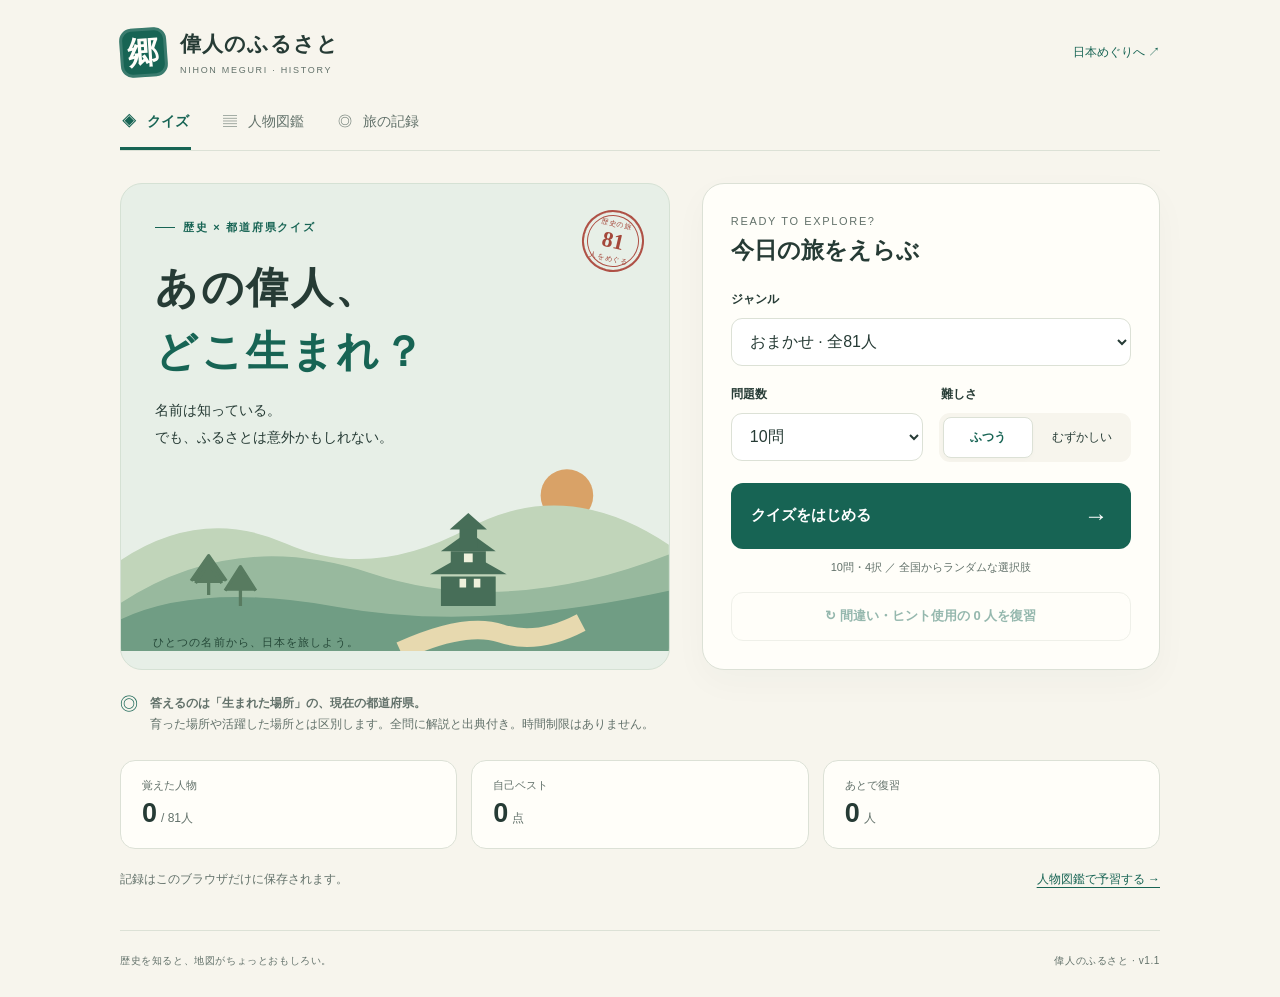
<file: rekishi/index.html>
<!doctype html>
<html lang="ja">
<head>
<meta charset="utf-8">
<meta name="viewport" content="width=device-width, initial-scale=1, viewport-fit=cover">
<meta name="theme-color" content="#176454">
<meta name="description" content="あの偉人、どこ生まれ？歴史上の81人の出身地を現在の都道府県で当てる4択クイズ。武将、幕末、文学、学問の人物を、ヒント・解説・復習・人物図鑑で楽しく学べます。">
<title>偉人のふるさと — 出身地あてクイズ</title>
<link rel="icon" href="data:image/svg+xml,%3Csvg xmlns='http://www.w3.org/2000/svg' viewBox='0 0 64 64'%3E%3Crect width='64' height='64' rx='16' fill='%23176454'/%3E%3Ctext x='32' y='46' text-anchor='middle' font-size='42' fill='%23fff9e9'%3E郷%3C/text%3E%3C/svg%3E">
<link rel="stylesheet" href="style.css?v=1">
<link rel="stylesheet" href="compact.css?v=1.1.0">
<script defer src="data.js?v=1"></script>
<script defer src="core.js?v=1"></script>
<script defer src="app.js?v=1"></script>
</head>
<body>
<a class="skip" href="#main">本文へ移動</a>
<div class="shell">
<header class="site-header">
  <button class="brand" data-nav="home" aria-label="偉人のふるさと ホーム"><span class="brand-mark" aria-hidden="true">郷</span><span>偉人のふるさと<small>NIHON MEGURI · HISTORY</small></span></button>
  <a class="parent-link" href="../">日本めぐりへ <span aria-hidden="true">↗</span></a>
</header>
<nav class="tabs" aria-label="メインメニュー">
  <button data-nav="home" aria-current="page"><span aria-hidden="true">◈</span> クイズ</button>
  <button data-nav="book"><span aria-hidden="true">▤</span> 人物図鑑</button>
  <button data-nav="record"><span aria-hidden="true">◎</span> 旅の記録</button>
</nav>
<p id="storage-notice" class="notice" hidden role="status"></p>
<main id="main" tabindex="-1"><p class="loading">歴史の旅の準備中…</p></main>
<noscript><p class="notice">このクイズを遊ぶには、ブラウザのJavaScriptを有効にしてください。</p></noscript>
<footer class="site-footer"><span>歴史を知ると、地図がちょっとおもしろい。</span><span>偉人のふるさと · v1.1</span></footer>
</div>
<div id="toast" role="status" class="toast" hidden></div>
<dialog id="reset-dialog"><h2>このクイズの記録を消しますか？</h2><p>正解数、復習リスト、人物スタンプをリセットします。他のアプリの記録は消えません。</p><div class="actions"><button class="secondary" id="cancel-reset">やめる</button><button class="danger" id="confirm-reset">記録を消す</button></div></dialog>
</body>
</html>
</file>
<file: style.css>
@charset "UTF-8";
@font-face{font-family:QuizFallback;src:local("Hiragino Kaku Gothic ProN");font-display:swap}
:root{--blue:#1949e8;--blue-dark:#113ac0;--ink:#15213c;--muted:#667088;--line:#e2e6ef;--bg:#f7f9fd;--green:#146944;--lime:#e2fc72;--orange:#aa430d;--pink:#a63e6d;--radius:24px;color-scheme:light}
*{box-sizing:border-box}html{font-size:16px;scroll-behavior:smooth}body{margin:0;background:var(--bg);color:var(--ink);font-family:QuizFallback,"Hiragino Sans","Yu Gothic",Meiryo,system-ui,sans-serif;line-height:1.6;-webkit-font-smoothing:antialiased}button,input,select{font:inherit}button,a,label,input,summary{-webkit-tap-highlight-color:transparent}button,a{touch-action:manipulation}button{cursor:pointer}a{color:var(--blue);text-underline-offset:4px}button{color:inherit}button:disabled{cursor:default}button:focus-visible,a:focus-visible,input:focus-visible,summary:focus-visible{outline:3px solid #f5a52d;outline-offset:5px}h1,h2,h3,p{margin:0}h1,h2,h3{line-height:1.5}h1:focus,h2:focus{outline:none}.icon{width:22px;height:22px;flex-shrink:0;vertical-align:middle}small{font-size:.8125rem}ruby{ruby-align:center}rt{font-size:.47em;font-weight:500;line-height:1.5;letter-spacing:.03em;color:var(--muted)}rp{display:none}.hide-readings rt{visibility:hidden}.sr-only{position:absolute;width:1px;height:1px;padding:0;margin:-1px;overflow:hidden;clip:rect(0,0,0,0);white-space:nowrap;border:0}
.site-header{height:102px;max-width:1280px;padding:0 40px;margin:0 auto;display:flex;align-items:center;justify-content:space-between;border-bottom:1px solid var(--line);gap:20px}.brand{display:flex;align-items:center;gap:13px;text-decoration:none;color:var(--ink);font-size:1.3rem;font-weight:800;letter-spacing:.06em;line-height:1.4}.brand small{display:block;font-size:.75rem;color:var(--muted);font-weight:500;letter-spacing:.08em}.brand-mark{display:flex;position:relative;width:47px;height:47px;align-items:center;justify-content:center;background:var(--blue);color:white;border-radius:13px;font-size:1.8rem;letter-spacing:-.09em;padding-right:3px;font-family:Arial,sans-serif;font-weight:800;transform:rotate(-5deg)}.brand-dot{position:absolute;right:-3px;top:-3px;width:13px;height:13px;border-radius:50%;background:var(--lime);border:3px solid var(--bg)}.reading-toggle{display:flex;align-items:center;gap:9px;cursor:pointer;font-size:.875rem;font-weight:600;white-space:nowrap}.reading-toggle input{position:absolute;opacity:0;width:1px;height:1px}.switch-track{display:inline-flex;align-items:center;width:35px;height:21px;border-radius:20px;background:#b9c1d0;padding:3px;transition:background .15s}.switch-track:after{content:"";width:15px;height:15px;border-radius:50%;background:white;box-shadow:0 1px 3px #0002;transition:transform .15s}.reading-toggle input:checked+.switch-track{background:var(--blue)}.reading-toggle input:checked+.switch-track:after{transform:translateX(14px)}.reading-toggle input:focus-visible+.switch-track{outline:3px solid #f5a52d;outline-offset:5px}
#app{max-width:1280px;margin:0 auto;padding:44px 40px 0}.home-layout{display:grid;grid-template-columns:minmax(0,1fr) minmax(0,1.06fr);gap:55px;align-items:start}.intro{padding:0 0 27px}.section-kicker{display:flex;align-items:center;gap:8px;font-size:.8125rem;font-weight:700;letter-spacing:.075em;color:var(--blue)}.tiny-line{height:2px;width:19px;background:var(--blue)}.intro h1{font-size:clamp(2.5rem,4.1vw,3.75rem);font-weight:900;line-height:1.25;letter-spacing:.035em;margin:18px 0 18px}.intro p{font-size:1rem;line-height:1.85;color:var(--muted)}.category-field{border:0;padding:0;margin:0;min-width:0}.category-field legend{display:flex;float:left;width:100%;align-items:center;justify-content:space-between;margin-bottom:13px;font-size:.9375rem;font-weight:700}.field-note{font-size:.8125rem;font-weight:500;color:var(--muted)}.category-grid{display:grid;grid-template-columns:repeat(2,minmax(0,1fr));gap:10px;clear:both}.category-card{position:relative;display:flex;flex-direction:column;padding:15px 16px 13px;border:1.5px solid var(--line);background:#fff;border-radius:15px;gap:9px;cursor:pointer;transition:border-color .15s,background .15s,transform .15s;min-width:0}.category-card input{position:absolute;opacity:0;width:1px;height:1px}.category-card:has(input:focus-visible){outline:3px solid #f5a52d;outline-offset:3px}.category-card.selected{border-color:var(--blue);background:#edf2ff;box-shadow:0 0 0 .5px var(--blue)}.category-icon{display:inline-flex;width:30px;height:30px;align-items:center;justify-content:center}.category-icon .icon{width:24px;height:24px}.blue{color:var(--blue)}.teal{color:#047f83}.orange{color:var(--orange)}.purple{color:#7650b4}.pink{color:var(--pink)}.category-copy strong{display:block;font-size:.9375rem;line-height:1.5}.category-copy small{display:block;color:var(--muted);font-size:.75rem;margin-top:2px;line-height:1.65}.radio-mark{position:absolute;right:13px;top:15px;width:18px;height:18px;border:1px solid #ccd3e0;border-radius:50%;display:flex;align-items:center;justify-content:center;background:#fff;color:transparent}.radio-mark .icon{width:12px;height:12px;stroke-width:3}.selected .radio-mark{color:white;background:var(--blue);border-color:var(--blue)}.primary{display:flex;align-items:center;justify-content:center;gap:10px;width:100%;min-height:58px;padding:14px 22px;border:0;border-radius:13px;background:var(--blue);color:white;font-size:1.0625rem;font-weight:700;line-height:1.7;box-shadow:0 4px 0 var(--blue-dark);transition:background .15s,transform .15s}.primary:active{transform:translateY(2px);box-shadow:0 2px 0 var(--blue-dark)}.start-button{margin-top:21px;justify-content:space-between}.start-button>span{display:flex;gap:11px;align-items:center}.start-note{display:flex;justify-content:space-between;gap:10px;font-size:.75rem;color:var(--muted);margin-top:14px;line-height:1.7}.start-note>span{white-space:nowrap}
.map-panel{background:#eaf1fe;border:1px solid #d9e5f9;border-radius:var(--radius);padding:27px 24px 22px;position:relative;overflow:hidden;min-width:0}.map-home{margin-top:7px;min-height:665px;display:flex;flex-direction:column}.map-top{display:flex;align-items:center;justify-content:space-between;position:relative;z-index:1;color:#4a6097}.eyebrow{font-size:.75rem;font-weight:650;letter-spacing:.09em}.map-top .icon{width:28px;height:28px;stroke-width:1.3}.map-heading{position:absolute;top:90px;left:26px;max-width:70%;z-index:1;pointer-events:none}.map-heading h2{font-size:clamp(1.3rem,2vw,1.7rem);line-height:1.65;letter-spacing:.04em}.map-heading p{margin-top:10px;font-size:.8125rem;color:#5b6c90}.map-heading p strong{font-size:1.7rem;color:var(--blue);margin-right:4px;font-family:Arial,sans-serif}.tile-map{display:grid;grid-template-columns:repeat(14,minmax(0,1fr));grid-template-rows:repeat(13,minmax(0,1fr));gap:4px;aspect-ratio:14 / 13;width:100%;margin-top:17px;position:relative;z-index:0}.map-home .tile-map{margin-top:37px;flex:1}.map-tile{display:flex;align-items:center;justify-content:center;line-height:1.1;border-radius:5px;font-size:.75rem;font-weight:650;color:#6c85ac;background:#d4e1f7;word-break:keep-all;writing-mode:vertical-rl;border:1px solid transparent;box-shadow:0 2px 0 #b9cce7;transition:background .2s,transform .2s}.map-tile.hokkaido{writing-mode:horizontal-tb;font-size:.875rem}.map-tile:nth-child(2),.map-tile:nth-child(7){writing-mode:horizontal-tb}.map-home .region-0{background:#a2bcff;color:#1d4491;box-shadow:0 2px 0 #7294e8}.map-home .region-1{background:#b0c9ff;color:#244988;box-shadow:0 2px 0 #8eade4}.map-home .region-2{background:#b8b9f4;color:#404287;box-shadow:0 2px 0 #9293d9}.map-home .region-3{background:#94d8d0;color:#1e5b58;box-shadow:0 2px 0 #71bcb4}.map-home .region-4{background:#e9ce88;color:#6e531c;box-shadow:0 2px 0 #c8ae67}.map-home .region-5{background:#f4b59b;color:#793f30;box-shadow:0 2px 0 #d99980}.map-home .region-6{background:#d7a9d9;color:#67476b;box-shadow:0 2px 0 #b98dbb}.map-home .region-7{background:#f1aac0;color:#863952;box-shadow:0 2px 0 #d68fa6}.map-tile.visited{background:var(--blue);color:white;box-shadow:0 2px 0 #123aba}.map-tile.active{outline:3px solid var(--lime);outline-offset:1px;transform:translateY(-2px);background:var(--blue);color:white;box-shadow:0 3px 0 #123aba;z-index:1}.map-bottom{display:flex;flex-wrap:wrap;justify-content:space-between;align-items:center;gap:10px;margin-top:26px;font-size:.75rem;color:#617399}.map-key{display:flex;align-items:center;gap:6px}.map-key i{display:inline-block;width:8px;height:8px;border-radius:2px;background:var(--blue)}.map-caption{font-size:.75rem;color:#6a7d9c}
.site-footer{margin-top:42px;padding:22px 0 25px;border-top:1px solid var(--line);font-size:.75rem;color:var(--muted);display:flex;justify-content:space-between;gap:20px;align-items:flex-start}.site-footer>span{white-space:nowrap}.sources{max-width:540px;text-align:right}.sources summary{cursor:pointer;list-style:none;font-size:.8125rem;padding:0 0 4px}.sources summary:after{content:" +";margin-left:5px}.sources[open] summary:after{content:" −"}.sources summary::-webkit-details-marker{display:none}.source-content{text-align:left;background:#fff;padding:18px;border:1px solid var(--line);border-radius:12px;margin-top:12px;line-height:1.9}.source-content a{display:block;margin:9px 0;font-size:.8125rem}.source-content p{font-size:.8125rem}
.quiz-topbar{display:flex;align-items:center;justify-content:space-between;margin:-6px 0 22px;gap:15px;font-size:.875rem}.text-button{display:flex;align-items:center;gap:7px;border:0;background:transparent;color:var(--muted);padding:6px 0;font-size:.875rem;min-height:44px}.text-button .icon{width:18px;height:18px}.round-mode{color:var(--muted);font-weight:600}.score-pill{display:flex;align-items:center;gap:5px;color:var(--green);background:#e6f3ea;padding:6px 12px;border-radius:8px;white-space:nowrap}.score-pill .icon{width:16px;height:16px}.score-pill strong{font-size:1.0625rem;margin-right:2px}.quiz-layout{display:grid;grid-template-columns:minmax(0,1.25fr) minmax(0,1fr);gap:28px;align-items:start}.question-panel{padding:26px 30px 25px;background:white;border:1px solid var(--line);border-radius:var(--radius);min-width:0}.question-meta{display:flex;align-items:center;justify-content:space-between;gap:16px}.question-category{display:flex;align-items:center;gap:8px;font-size:.875rem;font-weight:700}.question-category .icon{width:20px;height:20px}.question-count{font-variant-numeric:tabular-nums;font-family:Arial,sans-serif}.question-count>strong{font-size:1.5rem}.question-count>span{font-size:.875rem;color:var(--muted)}.quiz-progress{display:block;border:0;border-radius:8px;height:5px;width:100%;appearance:none;margin-top:17px;background:#edf0f7;overflow:hidden}.quiz-progress::-webkit-progress-bar{background:#edf0f7}.quiz-progress::-webkit-progress-value{background:var(--blue);border-radius:8px;transition:width .3s}.quiz-progress::-moz-progress-bar{background:var(--blue);border-radius:8px}.question-copy{text-align:center;padding:31px 0 30px}.question-lead{font-size:.8125rem;color:var(--muted);display:block;margin-bottom:23px}.question-copy h1{font-size:clamp(1.7rem,2.65vw,2.5rem);line-height:1.8;font-weight:800;overflow-wrap:anywhere}.question-copy p{font-size:1.0625rem;font-weight:650;margin-top:18px;line-height:1.7}.area-date{display:block;margin-top:8px;color:var(--muted);font-size:.75rem}.answer-grid{display:grid;grid-template-columns:repeat(2,minmax(0,1fr));gap:12px}.answer-button{display:flex;align-items:center;text-align:left;gap:10px;position:relative;border:1.5px solid #dce2ee;background:#fff;border-radius:13px;min-height:90px;padding:19px 13px 15px;line-height:1.8;transition:border-color .15s,background .15s,transform .15s;min-width:0}.answer-number{width:23px;height:23px;display:flex;align-items:center;justify-content:center;border-radius:6px;background:#f0f3f9;color:#758198;font-size:.8125rem;flex-shrink:0;font-family:Arial,sans-serif}.answer-label{font-size:1.15rem;font-weight:750;overflow-wrap:anywhere;line-height:1.8}.answer-label rt{font-size:.55em}.answer-correct{background:#ecf8ef;border:2px solid #298353;padding-bottom:25px}.answer-correct .answer-label{color:#1c6640}.answer-wrong{background:#fff0ef;border:2px solid #d57670;padding-bottom:25px}.answer-wrong .answer-label{color:#a24e49}.answer-muted{background:#f8f9fc;opacity:.55}.answer-status{display:flex;align-items:center;position:absolute;bottom:4px;right:10px;gap:4px;font-size:.75rem;color:#257049;font-weight:650}.answer-status .icon{width:13px;height:13px;stroke-width:2.5}.answer-wrong .answer-status{color:#a2514c}.feedback-slot{margin-top:20px;min-height:55px}.answer-hint{text-align:center;color:var(--muted);font-size:.8125rem;padding:6px 0}.keyboard-hint{display:block;font-size:.75rem;margin-top:7px;color:#8790a1}.feedback{background:#f0f8f3;border-radius:13px;padding:18px 20px}.feedback.negative{background:#fff7ed}.feedback-heading{display:flex;align-items:center;gap:10px}.feedback-icon{display:flex;align-items:center;justify-content:center;width:32px;height:32px;border-radius:50%;background:#d7eede;color:#23724a;flex-shrink:0}.feedback-icon .icon{width:19px;height:19px;stroke-width:2.5}.negative .feedback-icon{background:#f9e4c9;color:#9f5a20}.feedback h2{font-size:1.05rem;line-height:1.7;color:#246a45}.negative h2{color:#805221}.feedback-heading p{font-size:.875rem;margin-top:3px}.explanation{font-size:.9375rem;line-height:1.9;margin-top:12px;color:#465648}.negative .explanation{color:#685647}.question-source{display:inline-block;margin-top:11px;font-size:.75rem;color:#566a62}.negative .question-source{color:#79664f}.area-comparison{margin-top:12px;display:grid;grid-template-columns:1fr 1fr;gap:5px 18px}.area-comparison>div{display:flex;justify-content:space-between;gap:7px;font-size:.8125rem}.area-comparison>div span:last-child{color:var(--muted)}.next-button{margin-top:18px;justify-content:space-between;font-size:1rem;min-height:53px}.journey-track{display:flex;align-items:center;gap:7px;justify-content:center;border-top:1px solid #edf0f5;padding-top:23px;margin-top:20px}.journey-stop{display:flex;align-items:center;justify-content:center;width:28px;height:28px;font-size:.75rem;font-family:Arial,sans-serif;border-radius:50%;color:#8791a5;background:#f1f3f9;flex-shrink:1;aspect-ratio:1/1}.journey-stop .icon{width:15px;height:15px;stroke-width:2.5}.journey-stop.current{background:var(--blue);color:white;outline:3px solid #e4ebff;outline-offset:1px}.journey-stop.done-correct{background:#daeee1;color:#2b7752}.journey-stop.done-wrong{background:#fce6e2;color:#b1665b}.quiz-layout .map-panel{padding:25px 20px 20px}.quiz-layout .map-heading{top:78px;left:22px}.quiz-layout .map-heading h2{font-size:1.25rem}.quiz-layout .tile-map{gap:3px;margin-top:35px}.quiz-layout .map-tile{font-size:.75rem;letter-spacing:-.07em}.quiz-layout .map-tile.hokkaido{font-size:.8125rem;letter-spacing:0}.quiz-layout .map-bottom{flex-direction:column;align-items:flex-start;gap:5px}
.result-layout{display:grid;grid-template-columns:1fr 1fr;gap:40px;align-items:center}.result-panel{text-align:center;padding:17px 18px}.result-panel .section-kicker{justify-content:center;font-family:Arial,sans-serif;font-size:.75rem;letter-spacing:.13em}.result-trophy{display:flex;align-items:center;justify-content:center;width:75px;height:75px;margin:24px auto 20px;background:var(--lime);border-radius:50%;box-shadow:0 0 0 8px #e2fc7230;color:#486020}.result-trophy .icon{width:38px;height:38px;stroke-width:1.5}.result-panel h1{font-size:clamp(1.45rem,2.3vw,2rem);font-weight:800}.result-score{display:flex;align-items:center;justify-content:center;gap:16px;line-height:1;margin:18px 0 25px;font-family:Arial,sans-serif;font-variant-numeric:tabular-nums}.result-score>strong{font-size:7.8rem;letter-spacing:-.07em;color:var(--blue);font-weight:800}.result-score>span{font-size:2.2rem;color:#7e899e;text-align:left;padding-top:19px}.result-score small{display:block;font-size:.8125rem;margin:12px 0 0 4px;font-family:QuizFallback,sans-serif;color:var(--muted)}.result-rank{display:inline-block;font-size:.875rem;font-weight:700;background:#e9efff;color:var(--blue);padding:6px 18px;border-radius:50px}.result-message{color:var(--muted);font-size:.9375rem;line-height:1.9;max-width:350px;margin:18px auto 26px;text-wrap:pretty}.result-actions{display:grid;gap:14px;max-width:370px;margin:0 auto}.result-actions .primary{font-size:1rem}.secondary{width:100%;min-height:52px;display:flex;align-items:center;justify-content:center;gap:10px;border:1px solid var(--line);border-radius:13px;background:white;color:#5e6b84;font-weight:650;font-size:.9375rem;padding:11px 16px}.review-section{margin-top:40px}.section-heading{display:flex;justify-content:space-between;align-items:center;gap:15px;margin-bottom:17px}.section-heading h2{font-size:1.125rem}.section-heading>span{font-size:.8125rem;color:var(--muted)}.review-list{border:1px solid var(--line);border-radius:17px;overflow:hidden;background:#fff}.review-item+ .review-item{border-top:1px solid var(--line)}.review-item summary{display:flex;align-items:center;gap:18px;padding:17px 23px;cursor:pointer;list-style:none}.review-item summary::-webkit-details-marker{display:none}.review-number{color:#a0a9b9;font-size:.875rem;font-family:Arial,sans-serif}.review-symbol{width:26px;height:26px;display:flex;align-items:center;justify-content:center;border-radius:50%;background:#e7f4e9;color:#27744a;flex-shrink:0}.review-symbol .icon{width:15px;height:15px;stroke-width:2.5}.review-wrong .review-symbol{background:#fceae5;color:#b16751}.review-subject{flex:1;min-width:0}.review-subject small{display:block;color:var(--muted);font-size:.75rem}.review-subject strong{font-size:.9375rem}.review-answer{font-size:.875rem;font-weight:650}.review-plus{font-size:1.3rem;color:var(--muted);width:14px;text-align:center}.review-item[open] .review-plus{transform:rotate(45deg)}.review-explanation{margin:0 23px 18px 114px;padding:17px 20px;border-radius:10px;background:#f4f6fb;font-size:.9375rem;line-height:1.9}.review-explanation p+p{margin-top:7px}.review-explanation a{display:inline-block;margin-top:10px;font-size:.8125rem}
@media(hover:hover){.category-card:hover{border-color:#8b9fe0;transform:translateY(-2px)}.primary:hover{background:#123fd8}.answer-button:not(:disabled):hover{border-color:var(--blue);background:#f4f7ff;transform:translateY(-2px)}.secondary:hover{border-color:#a9b8dc;background:#f1f5ff}.text-button:hover{color:var(--blue)}.review-item summary:hover{background:#f9faff}}
@media(min-width:1400px){#app{padding-top:55px}.home-layout{gap:65px}.map-home{min-height:685px}}
@media(max-width:1050px){.site-header{padding:0 28px}#app{padding:35px 28px 0}.home-layout{gap:27px}.map-home{min-height:650px;padding:25px 18px 22px}.map-home .map-heading{left:20px}.map-home .tile-map{flex:0;margin-top:130px;gap:3px}.map-home .map-bottom{margin-top:auto;padding-top:30px;flex-direction:column;align-items:flex-start}.category-copy small{font-size:.75rem}.category-card{padding:13px;gap:7px}.quiz-layout{gap:18px;grid-template-columns:minmax(0,1.35fr) minmax(0,1fr)}.question-panel{padding:24px 22px}.quiz-layout .map-panel{padding:20px 15px}.quiz-layout .map-heading{top:64px;left:17px}.quiz-layout .map-heading h2{font-size:1rem}.quiz-layout .map-heading p{font-size:.75rem;margin-top:5px}.quiz-layout .tile-map{margin-top:54px;gap:2px}.quiz-layout .map-tile{font-size:.75rem}.answer-button{gap:8px;padding-left:10px;padding-right:10px}.answer-label{font-size:1.0625rem}.eyebrow{font-size:.75rem;letter-spacing:.02em}.result-layout{gap:22px}.map-heading h2{font-size:1.4rem}.review-item summary{gap:14px}.map-tile{border-radius:3px}.quiz-layout .map-panel .map-top .icon{width:22px}}
@media(max-width:780px){.site-header{height:82px;padding:0 22px}#app{padding:28px 22px 0}.home-layout{grid-template-columns:1fr;gap:30px;max-width:540px;margin:0 auto}.intro{padding-bottom:23px}.intro h1{font-size:2.55rem;line-height:1.25;margin:15px 0 13px}.intro h1 br{display:none}.intro p{font-size:.9375rem;line-height:1.85}.intro p br{display:none}.category-grid{gap:10px}.category-card{min-height:101px;padding:14px 15px 12px;gap:7px}.category-copy strong{font-size:.9375rem}.category-copy small{font-size:.75rem}.category-icon{width:26px;height:26px}.category-icon .icon{width:23px;height:23px}.start-button{margin-top:21px}.map-home{min-height:0;margin:0;padding:23px 22px}.map-home .tile-map{margin-top:22px}.map-home .map-bottom{margin-top:20px;padding:0;flex-direction:row}.map-home .map-heading{top:82px;left:23px}.map-heading h2{font-size:1.4rem}.tile-map{gap:4px}.map-home .tile-map{gap:4px}.site-footer{margin-top:28px;font-size:.75rem}.quiz-layout{grid-template-columns:1fr;max-width:600px;margin:0 auto}.quiz-topbar{max-width:600px;margin:-8px auto 15px}.quiz-layout .map-panel{display:none}.question-copy{padding:24px 0 25px}.question-copy h1{font-size:2rem;line-height:1.9}.question-copy p{font-size:1rem;margin-top:14px}.question-lead{margin-bottom:19px}.question-panel{padding:23px 23px 22px}.answer-button{min-height:83px;padding-left:13px}.answer-label{font-size:1.15rem}.feedback-slot{margin-top:19px}.keyboard-hint{display:none}.feedback{padding:17px 18px}.result-layout{grid-template-columns:1fr;gap:28px;max-width:580px;margin:0 auto}.result-panel{padding:2px 0 0}.result-panel h1{font-size:1.65rem}.result-trophy{margin-top:22px}.result-score>strong{font-size:7rem}.result-message{max-width:340px}.result-layout .map-panel{padding:23px 22px}.result-layout .map-heading{top:78px;left:25px}.result-layout .tile-map{margin-top:18px}.review-section{margin-top:30px}.review-item summary{gap:12px;padding:15px 16px}.review-number{display:none}.review-subject strong{font-size:.875rem}.review-answer{font-size:.8125rem}.review-explanation{margin:0 14px 14px;padding:14px 16px}.journey-track{padding-top:20px;margin-top:18px;gap:8px}.journey-stop{width:27px;height:27px}.map-panel{border-radius:19px}}
@media(max-width:430px){.site-header{height:76px;padding:0 18px}.brand{font-size:1.15rem;gap:10px}.brand-mark{width:41px;height:41px;font-size:1.6rem;border-radius:12px}.brand small{font-size:.75rem}.reading-toggle{gap:6px;font-size:.8125rem}#app{padding:24px 17px 0}.intro h1{font-size:2.28rem;letter-spacing:.015em}.section-kicker{font-size:.75rem}.intro p{font-size:.875rem}.category-field legend{font-size:.875rem}.category-card{padding:13px 13px 11px;min-height:104px}.category-copy strong{font-size:.875rem}.category-copy small{font-size:.75rem;letter-spacing:-.025em}.category-icon{width:24px;height:24px}.radio-mark{right:12px;top:13px}.start-button{min-height:55px;font-size:1rem;padding:13px 18px}.start-note{font-size:.75rem;letter-spacing:-.04em}.map-home{padding:19px 15px}.map-home .map-heading{left:18px;top:75px}.map-home .map-heading h2{font-size:1.24rem}.map-home .map-heading p{font-size:.75rem;max-width:150px}.map-home .tile-map,.tile-map{gap:3px}.map-tile{font-size:.75rem}.map-home .map-bottom{flex-direction:column;align-items:flex-start;gap:5px}.site-footer{gap:10px}.site-footer>span{font-size:.75rem}.sources summary{font-size:.75rem}.question-panel{padding:20px 17px;border-radius:19px}.question-copy h1{font-size:1.75rem;line-height:2}.question-copy{padding:25px 0 24px}.question-copy p{font-size:.9375rem;line-height:1.85;margin-top:13px}.question-lead{font-size:.8125rem;margin-bottom:19px}.answer-grid{gap:9px}.answer-button{min-height:84px;padding:20px 10px 17px;gap:7px}.answer-label{font-size:1.0625rem}.answer-number{width:19px;height:20px;font-size:.75rem;border-radius:5px}.answer-correct,.answer-wrong{padding-bottom:26px}.feedback{padding:15px}.feedback h2{font-size:.9375rem}.feedback-heading{gap:8px}.explanation{font-size:.875rem;line-height:1.95}.journey-track{gap:6px}.journey-stop{width:25px;height:25px;font-size:.75rem}.question-count>strong{font-size:1.3rem}.round-mode{font-size:.8125rem}.score-pill{padding:5px 9px;font-size:.8125rem}.quiz-topbar{margin-bottom:13px}.result-score>strong{font-size:6.5rem}.result-panel h1{font-size:1.45rem}.result-layout .map-panel{padding:20px 15px}.result-layout .map-heading{left:17px;top:69px}.result-layout .map-heading h2{font-size:1.15rem}.result-layout .map-bottom{flex-direction:column;align-items:flex-start;gap:5px}.review-item summary{gap:9px;padding:14px 11px}.review-symbol{width:22px;height:22px}.review-subject strong{font-size:.8125rem}.review-answer{font-size:.8125rem}.review-plus{font-size:1rem}.area-comparison{gap:6px 10px}.area-comparison>div{font-size:.75rem}}
@media(max-width:350px){.intro h1{font-size:2rem}.category-grid{gap:8px}.category-card{padding:12px 10px}.category-copy small{font-size:.75rem}.reading-toggle{font-size:.75rem}.answer-button{padding-left:8px;gap:5px}.answer-label{font-size:.9375rem}.journey-track{gap:4px}.journey-stop{width:22px;height:22px}.map-tile{font-size:.75rem}.brand{font-size:1.05rem}.brand small{font-size:.75rem}.start-note{flex-direction:column;gap:3px}.map-heading p{max-width:145px}.map-home .map-heading h2{font-size:1.1rem}}
@media(prefers-reduced-motion:reduce){html{scroll-behavior:auto}*,*:before,*:after{animation:none!important;transition:none!important}}
@media print{.site-header,.site-footer,.result-actions,.quiz-topbar,.start-button{display:none}body{background:white}#app{padding:0}.result-layout{display:block}.result-layout .map-panel{display:none}.review-item{break-inside:avoid}}
/* 長い名前や文字を拡大した場合にも、読みと本文を折り返す。 */
ruby{display:inline-flex;flex-direction:column-reverse;max-width:100%;vertical-align:middle;align-items:center;white-space:normal;overflow-wrap:anywhere;text-align:center}
ruby>span{display:block;max-width:100%;line-height:1.55}
rt{display:block;max-width:100%;white-space:normal;margin-bottom:.28em}
.tile-map{aspect-ratio:auto;grid-template-rows:repeat(13,minmax(2rem,1fr))}
.map-tile.active{background:#d4e1f7;color:#6c85ac;box-shadow:0 2px 0 #b9cce7}
.map-tile.active.visited{background:var(--blue);color:white;box-shadow:0 2px 0 #123aba}
@media(max-width:780px){.map-home .tile-map,.result-layout .tile-map{grid-template-rows:repeat(13,2rem)}}

.landmark-mode-field{margin-top:22px}.landmark-mode-field[hidden]{display:none}.mode-card{padding:16px 30px 16px 13px;justify-content:center}.mode-card .radio-mark{right:9px}.mode-card .category-copy strong{font-size:.875rem}
</file>
<file: rekishi/style.css>
:root{--paper:#f7f5ed;--ink:#263b35;--muted:#62716a;--green:#176454;--light:#e7efe7;--red:#aa4938;--line:#dce1d6;--white:#fffef9;--gold:#c99b47;--radius:22px;--shadow:0 12px 34px #28453408;color-scheme:light}
*{box-sizing:border-box}html{scroll-behavior:smooth}body{margin:0;background:var(--paper);color:var(--ink);font-family:-apple-system,BlinkMacSystemFont,"Hiragino Kaku Gothic ProN","Yu Gothic",Meiryo,sans-serif;font-size:15px;line-height:1.75;-webkit-text-size-adjust:100%}button,input,select{font:inherit;color:inherit}button,a,select{touch-action:manipulation}button{cursor:pointer}button:disabled{cursor:default}a{color:var(--green);text-underline-offset:4px}button:focus-visible,a:focus-visible,select:focus-visible,input:focus-visible,summary:focus-visible{outline:3px solid var(--gold);outline-offset:4px}button{border:0}h1,h2,h3,p{margin:0}h1,h2,h3{line-height:1.45}h1,h2,.serif{font-family:"Hiragino Mincho ProN","Yu Mincho",Georgia,serif}small{font-size:12px}svg{display:block;max-width:100%}[hidden]{display:none!important}.shell{max-width:1120px;margin:auto;padding:0 40px}.site-header{display:flex;align-items:center;justify-content:space-between;gap:12px;padding:26px 0 20px}.brand{display:flex;align-items:center;gap:13px;text-align:left;padding:0;background:none;font-weight:800;font-size:21px;letter-spacing:.05em}.brand-mark{background:var(--green);color:var(--white);border-radius:12px;width:47px;height:49px;text-align:center;line-height:49px;font-family:serif;font-size:31px;box-shadow:inset 0 0 0 3px #ffffff26;transform:rotate(-4deg)}.brand small{display:block;font-size:9px;letter-spacing:.19em;font-weight:500;color:var(--muted)}.parent-link{font-size:12px;white-space:nowrap;text-decoration:none}.tabs{display:flex;gap:30px;border-bottom:1px solid var(--line);margin-bottom:32px}.tabs button{padding:10px 2px 14px;background:none;color:var(--muted);border-bottom:3px solid transparent;font-size:14px;white-space:nowrap}.tabs button span{margin-right:7px}.tabs button[aria-current="page"]{color:var(--green);border-color:var(--green);font-weight:700}main:focus{outline:none}.home-grid{display:grid;grid-template-columns:1.2fr 1fr;gap:32px;align-items:stretch}.hero{position:relative;background:var(--light);border:1px solid #d5e1d4;border-radius:var(--radius);padding:34px 34px 0;overflow:hidden;min-height:465px}.eyebrow{display:flex;align-items:center;gap:8px;font-size:11px;font-weight:700;letter-spacing:.16em;color:var(--green)}.eyebrow:before{content:"";display:inline-block;width:20px;height:1px;background:currentColor}.hero h1{font-size:clamp(32px,3.3vw,44px);letter-spacing:.06em;line-height:1.5;margin:19px 0 14px;font-weight:700}.hero h1 em{font-style:normal;color:var(--green)}.hero>p{font-size:14px;line-height:1.9;position:relative;z-index:1}.hero-footer{font-size:11px;color:var(--muted);position:absolute;bottom:16px;left:32px;z-index:2;letter-spacing:.1em}.scene{margin:15px -34px 0;width:calc(100% + 68px);max-width:none;height:186px}.stamp{position:absolute;right:25px;top:26px;display:grid;place-items:center;width:62px;height:62px;border:2px solid #af5146;border-radius:50%;color:#a4473a;transform:rotate(13deg);font-size:10px;line-height:1.2;letter-spacing:.1em;text-align:center;box-shadow:inset 0 0 0 3px var(--light),inset 0 0 0 4px #af5146}.stamp b{font-size:20px;font-family:serif}.settings{background:var(--white);border:1px solid var(--line);border-radius:var(--radius);padding:28px;box-shadow:var(--shadow)}.section-label{font-size:11px;letter-spacing:.15em;color:var(--muted);text-transform:uppercase}.settings h2{font-size:23px;margin:3px 0 21px}.field{display:block;margin:0 0 18px}.field-label,legend{display:block;font-size:12px;font-weight:700;margin:0 0 8px}select,input[type=search]{width:100%;border:1px solid var(--line);border-radius:11px;background:#fff;padding:12px 14px;min-height:48px;font-size:16px}fieldset{padding:0;margin:0;border:0;min-width:0}.setting-row{display:grid;grid-template-columns:1fr 1fr;gap:16px}.segmented{display:flex;padding:4px;background:var(--paper);border-radius:11px;gap:3px}.segmented label{position:relative;flex:1;text-align:center;cursor:pointer;font-size:12px;white-space:nowrap}.segmented input{position:absolute;opacity:0;width:1px;height:1px}.segmented span{display:block;padding:9px 5px;border:1px solid transparent;border-radius:8px}.segmented input:checked+span{background:white;border-color:var(--line);color:var(--green);font-weight:700;box-shadow:0 2px 5px #00000005}.segmented input:focus-visible+span{outline:3px solid var(--gold)}.primary,.secondary,.danger{display:inline-flex;justify-content:center;align-items:center;gap:10px;min-height:50px;padding:12px 23px;border-radius:12px;font-weight:700;text-decoration:none;transition:transform .15s,background .15s}.primary{background:var(--green);color:white}.primary:hover{background:#104c40}.primary:active,.secondary:active{transform:translateY(1px)}.secondary{background:var(--white);color:var(--green);border:1px solid var(--line)}.secondary:hover{background:var(--light)}.secondary:disabled,.primary:disabled{opacity:.45}.wide{width:100%}.start{margin-top:3px;justify-content:space-between;min-height:57px;padding-left:20px}.start .arrow{font-size:24px;font-weight:400}.start-sub{font-size:11px;text-align:center;color:var(--muted);margin:9px 0 15px}.review-start{font-size:13px;min-height:44px}.caption{font-size:12px;color:var(--muted)}.intro-rule{display:flex;gap:12px;align-items:flex-start;margin:23px 0 24px;font-size:12px;color:var(--muted);line-height:1.8}.rule-mark{font-family:serif;color:var(--green);font-size:18px;line-height:1.3}.stats-row{display:grid;grid-template-columns:repeat(3,1fr);gap:14px}.stat{border:1px solid var(--line);border-radius:15px;padding:15px 21px;background:var(--white)}.stat-label{font-size:11px;color:var(--muted)}.stat b{display:inline-block;font-size:27px;line-height:1.4;margin-right:4px;font-weight:650;font-variant-numeric:tabular-nums}.stat small{color:var(--muted)}.mini-link{border:0;background:none;color:var(--green);padding:0;font-size:12px;text-decoration:underline;text-underline-offset:4px}.home-bottom{display:flex;justify-content:space-between;align-items:center;gap:12px;margin-top:20px}.home-bottom>p{font-size:12px;color:var(--muted)}.site-footer{display:flex;justify-content:space-between;gap:12px;flex-wrap:wrap;margin:40px 0 0;padding:21px 0 28px;border-top:1px solid var(--line);font-size:10px;color:var(--muted);letter-spacing:.06em}.notice{background:#fff3d7;border:1px solid #e4d1a5;border-radius:12px;margin-bottom:20px;padding:12px 16px;font-size:12px}.skip{position:absolute;left:12px;top:-100px;background:white;padding:10px;z-index:50}.skip:focus{top:10px}.quiz-wrap{max-width:710px;margin:0 auto}.quiz-top{display:flex;align-items:center;justify-content:space-between;gap:16px;margin-bottom:12px}.quiet{border:0;background:none;color:var(--muted);padding:8px 0;font-size:12px}.question-number{color:var(--green);font-size:12px;letter-spacing:.1em}.question-number b{font-size:24px}.progress-track{height:5px;background:#e0e5da;border-radius:99px;overflow:hidden}.progress-fill{height:100%;background:var(--green);transition:width .3s}.quiz-meta{display:flex;justify-content:space-between;color:var(--muted);font-size:11px;margin:12px 0 21px}.question-card{background:var(--white);border:1px solid var(--line);border-radius:var(--radius);padding:30px;text-align:center;position:relative;box-shadow:var(--shadow)}.tag{display:inline-block;font-size:11px;border-radius:5px;background:var(--light);color:var(--green);padding:3px 10px;letter-spacing:.05em}.person-reading{font-size:12px;letter-spacing:.12em;color:var(--muted);margin-top:21px}.person-name{font-size:clamp(30px,6vw,42px);letter-spacing:.14em;margin:5px 0 15px}.clue{font-size:13px;color:var(--muted);margin-bottom:23px}.ask{font-size:16px;font-weight:700;padding-top:21px;border-top:1px dashed var(--line)}.ask small{font-size:11px;font-weight:400;color:var(--muted);display:block;margin-top:4px}.choices{display:grid;grid-template-columns:1fr 1fr;gap:12px;margin:21px 0 16px}.choice{display:flex;gap:12px;align-items:center;min-height:71px;padding:15px 19px;text-align:left;border:1.5px solid var(--line);border-radius:14px;background:var(--white);font-size:19px;font-weight:700;transition:border .15s,transform .15s}.choice:not(:disabled):hover{border-color:var(--green);transform:translateY(-2px)}.choice-index{display:grid;place-items:center;border:1px solid var(--line);border-radius:7px;flex-shrink:0;font-size:11px;width:27px;height:28px;font-weight:400;color:var(--muted)}.choice.correct{border-color:var(--green);background:#e7f2e7;color:#155543}.choice.correct .choice-index{background:var(--green);border-color:var(--green);color:white;font-size:15px}.choice.wrong{border-color:#af5746;background:#fff0eb;color:#993e2e}.choice.wrong .choice-index{background:#a94c3a;border-color:#a94c3a;color:white;font-size:17px}.choice.eliminated{opacity:.28;text-decoration:line-through}.choice-label{flex:1}.choice-annotation{font-size:10px;font-weight:500;white-space:nowrap}.help-row{display:flex;align-items:center;justify-content:space-between;gap:12px;flex-wrap:wrap}.hint-button{font-size:12px;padding:9px 16px;min-height:42px}.help-row p{font-size:10px;color:var(--muted)}.feedback{border-radius:17px;border:1px solid #cadfc9;background:#edf4ea;padding:22px;margin-top:22px;animation:arrive .25s ease-out}.feedback.incorrect{background:#fcf0e9;border-color:#e7d7c9}.feedback-heading{display:flex;align-items:center;justify-content:space-between;gap:10px;margin-bottom:10px;font-size:16px;color:var(--green)}.feedback.incorrect .feedback-heading{color:#963f2d}.feedback p{font-size:14px;line-height:1.9}.feedback .source{display:inline-block;margin-top:10px}.source{font-size:11px;color:var(--muted);overflow-wrap:anywhere}.feedback .primary{margin-top:18px}.reveal-pref{font-size:26px;font-family:serif;letter-spacing:.06em;margin-bottom:4px}.points{font-size:12px;white-space:nowrap}.page-heading{display:flex;justify-content:space-between;gap:12px;align-items:center;margin-bottom:19px}.page-heading h1{font-size:29px}.page-heading p{font-size:12px;color:var(--muted);margin-top:5px}.filter-bar{display:grid;grid-template-columns:1fr 210px;gap:12px;margin-bottom:13px}.filter-bar label{min-width:0}.book-count{font-size:12px;color:var(--muted);margin-bottom:16px}.person-grid{display:grid;grid-template-columns:repeat(3,1fr);gap:15px}.person-entry{padding:19px 20px;border:1px solid var(--line);border-radius:17px;background:var(--white);min-width:0}.entry-head{display:flex;justify-content:space-between;align-items:center;gap:5px}.entry-head .tag{font-size:10px}.earned{font-size:11px;color:var(--green)}.person-entry h2{font-size:21px;margin:7px 0 3px}.person-entry .reading{font-size:10px;color:var(--muted)}.entry-pref{font-size:15px;font-weight:700;color:var(--green);margin:13px 0 8px}.person-entry details{font-size:12px;color:var(--muted)}summary{cursor:pointer;padding:4px 0;touch-action:manipulation}details p{margin:8px 0}.empty{text-align:center;padding:42px 20px;border:1px dashed var(--line);border-radius:16px;color:var(--muted);grid-column:1/-1}.result-hero{text-align:center;padding:33px 24px 25px;background:var(--light);border:1px solid #d2e0d1;border-radius:var(--radius)}.result-label{color:var(--green);font-size:10px;letter-spacing:.22em}.result-hero h1{font-size:31px;margin:6px 0 18px}.score-ring{margin:auto;display:grid;place-items:center;width:156px;height:156px;border-radius:50%;background:conic-gradient(var(--green) var(--score),#cddbcc 0);padding:7px}.score-inner{background:var(--white);border-radius:50%;width:100%;height:100%;display:flex;flex-direction:column;justify-content:center}.score-inner b{font-size:49px;line-height:1.15;font-weight:650;letter-spacing:-.05em}.score-inner small{font-size:11px;letter-spacing:.13em;color:var(--muted);margin-top:4px}.result-hero>p{font-size:13px;margin-top:18px;color:var(--green)}.result-grid{display:grid;grid-template-columns:repeat(3,1fr);text-align:center;margin-top:20px}.result-grid>div{border-right:1px solid #ccd9ca}.result-grid>div:last-child{border:0}.result-grid b{display:block;font-size:23px}.result-grid small{font-size:10px;color:var(--muted)}.actions{display:flex;gap:10px;flex-wrap:wrap;margin:21px 0}.actions>*{flex:1;min-width:140px}.answer-list{margin-top:27px}.answer-list h2{font-size:20px;margin-bottom:12px}.answer-item{background:var(--white);border:1px solid var(--line);border-radius:13px;margin-bottom:8px;padding:12px 15px}.answer-item summary{display:flex;gap:12px;align-items:center;font-size:13px}.answer-item summary:after{content:'＋';margin-left:auto;color:var(--muted)}.answer-item[open] summary:after{content:'−'}.answer-item summary .answer-pref{color:var(--green);margin-left:auto;font-size:12px}.answer-icon{font-weight:700;color:var(--green);width:20px;flex-shrink:0}.answer-icon.miss{color:var(--red)}.answer-item p{font-size:12px;color:var(--muted)}.passport{margin-top:23px;padding:26px;border-radius:var(--radius);background:var(--white);border:1px solid var(--line)}.passport h2{font-size:23px}.passport p{font-size:12px;color:var(--muted);margin:6px 0 19px}.stamp-grid{display:grid;grid-template-columns:repeat(6,1fr);gap:10px}.person-stamp{border:1px dashed #d9dfd4;border-radius:12px;padding:13px 4px;text-align:center;color:#68776e;line-height:1.5;background:var(--paper)}.person-stamp .symbol{font-family:serif;font-size:24px;display:block;margin-bottom:6px}.person-stamp small{font-size:10px;display:block}.person-stamp.collected{border:1px solid #a5c5ad;background:var(--light);color:var(--green)}.person-stamp.collected .symbol{font-size:23px;color:var(--green)}.reset-area{margin-top:26px;text-align:right}.danger{background:#ac4737;color:white}dialog{border:1px solid var(--line);border-radius:20px;padding:27px;width:calc(100% - 40px);max-width:440px;color:var(--ink);background:var(--white)}dialog::backdrop{background:#203c3266}dialog h2{font-size:22px}dialog p{font-size:13px;margin-top:12px}.toast{position:fixed;bottom:max(24px,env(safe-area-inset-bottom));left:50%;transform:translateX(-50%);max-width:calc(100% - 32px);background:var(--ink);color:white;border-radius:12px;padding:12px 20px;box-shadow:0 4px 24px #0002;font-size:13px;z-index:100}.copy-fallback{width:100%;padding:12px;border:1px solid var(--line);border-radius:10px;font:inherit}.loading{padding:30px;text-align:center}@keyframes arrive{from{opacity:0;transform:translateY(5px)}to{opacity:1;transform:translateY(0)}}
@media(max-width:820px){.shell{padding:0 24px}.home-grid{gap:20px;grid-template-columns:1fr 1fr}.hero{padding:28px 25px 0}.hero h1{font-size:34px}.stamp{width:53px;height:53px;right:16px;top:17px}.stamp b{font-size:17px}.hero .eyebrow{font-size:9px}.scene{margin-left:-25px;margin-right:-25px;width:calc(100% + 50px)}.settings{padding:24px 20px}.setting-row{grid-template-columns:1fr;gap:0}.person-grid{grid-template-columns:repeat(2,1fr)}.stamp-grid{grid-template-columns:repeat(4,1fr)}}
@media(max-width:620px){.shell{padding:0 18px}.site-header{padding:20px 0 16px}.brand{font-size:17px;gap:10px}.brand-mark{width:40px;height:42px;line-height:42px;font-size:28px}.brand small{font-size:8px;letter-spacing:.12em}.parent-link{font-size:10px}.tabs{gap:0;justify-content:space-between;margin-bottom:22px}.tabs button{font-size:12px;padding:9px 9px 12px}.tabs button span{margin-right:4px}.home-grid{display:flex;flex-direction:column;gap:20px}.hero{min-height:0;padding:25px 25px 0;height:324px}.hero h1{font-size:34px;line-height:1.48;margin-top:14px;margin-bottom:9px}.hero>p{font-size:12px}.scene{height:120px;position:absolute;bottom:0;left:0;margin:0;width:100%}.hero-footer{font-size:9px;left:25px;bottom:12px}.stamp{width:58px;height:58px;right:20px;top:24px}.settings{padding:24px}.settings h2{font-size:22px;margin-bottom:19px}.setting-row{grid-template-columns:1fr 1fr;gap:14px}.intro-rule{font-size:11px;margin:18px 2px}.stats-row{gap:8px}.stat{padding:13px 12px}.stat b{font-size:24px}.stat-label{font-size:10px}.stat small{font-size:10px}.home-bottom{align-items:flex-start}.home-bottom p{font-size:10px}.home-bottom button{white-space:nowrap;font-size:11px}.site-footer{font-size:9px;gap:6px;margin-top:29px;flex-direction:column}.quiz-meta{margin:10px 0 15px}.question-card{padding:23px 18px}.person-name{font-size:35px;margin-bottom:12px}.person-reading{margin-top:16px}.clue{font-size:12px;margin-bottom:18px}.ask{font-size:15px;padding-top:17px}.choices{gap:10px;margin-top:17px}.choice{font-size:17px;padding:13px 12px;min-height:66px;gap:9px}.choice-index{width:23px;height:25px;font-size:10px}.choice-annotation{font-size:9px}.help-row p{font-size:9px}.feedback{padding:20px 18px}.feedback p{font-size:13px}.page-heading h1{font-size:26px}.page-heading p{font-size:11px}.filter-bar{grid-template-columns:1fr}.person-grid{gap:11px}.person-entry{padding:15px 13px}.person-entry h2{font-size:20px}.entry-head .tag{font-size:9px;padding:3px 6px}.earned{font-size:10px}.person-entry .reading{font-size:9px;min-height:16px}.source{font-size:10px}.person-entry details{font-size:11px}.stamp-grid{grid-template-columns:repeat(3,1fr);gap:9px}.passport{padding:22px 16px}.passport h2{font-size:21px}.person-stamp{padding:12px 4px}.result-hero{padding:26px 20px}.result-hero h1{font-size:28px}.result-grid b{font-size:21px}.actions>*{min-width:130px;font-size:13px}.answer-item summary{font-size:12px;gap:7px}.answer-item summary .answer-pref{font-size:11px}}
@media(max-width:360px){.shell{padding:0 12px}.brand{font-size:16px}.hero h1{font-size:32px}.hero .eyebrow{font-size:8px}.stamp{right:15px}.settings{padding:20px 18px}.choice{padding:12px 10px;font-size:16px;gap:7px}.choice-annotation{display:none}.person-grid{grid-template-columns:1fr}.setting-row{gap:10px}.stat{padding:12px 9px}}
@media(prefers-reduced-motion:reduce){*{scroll-behavior:auto!important;animation:none!important;transition:none!important}}

/* Keep the seal legible even with platform-dependent Japanese fonts. */
.stamp{display:flex;flex-direction:column;justify-content:center;gap:0;padding:6px}.stamp span{font-size:7px;white-space:nowrap;line-height:1.4}.stamp b{font-size:22px;line-height:1.15;letter-spacing:0}.hero-footer{color:#254838}
</file>
<file: rekishi/compact.css>
/* v1.1.0 — Compact quiz layout. Game logic and saved records are unchanged.
   Keep the next button in the viewport, even while the explanation is scrolled.
   Safe areas: https://webkit.org/blog/7929/designing-websites-for-iphone-x/
*/
:root {
  --quiz-safe-bottom: env(safe-area-inset-bottom, 0px);
  --quiz-safe-left: env(safe-area-inset-left, 0px);
  --quiz-safe-right: env(safe-area-inset-right, 0px);
}

@media (max-width: 820px), (max-height: 600px) and (pointer: coarse) {
  body:has(.question-card) .shell {
    padding-left: max(14px, var(--quiz-safe-left));
    padding-right: max(14px, var(--quiz-safe-right));
  }
  body:has(.question-card) .site-header { padding: 8px 0; }
  body:has(.question-card) .brand { font-size: 16px; gap: 9px; }
  body:has(.question-card) .brand-mark {
    width: 34px; height: 36px; line-height: 36px; font-size: 24px;
  }
  body:has(.question-card) .tabs { margin-bottom: 8px; }
  body:has(.question-card) .tabs button { min-height: 44px; padding: 6px 9px; }
  body:has(.question-card) .site-footer { display: none; }
  .quiz-top { margin-bottom: 4px; }
  .quiz-top .quiet { min-height: 44px; padding: 6px 0; }
  .question-number b { font-size: 20px; }
  .quiz-meta { margin: 6px 0 8px; }
  .question-card { padding: 12px 14px; border-radius: 16px; }
  .person-reading { margin-top: 6px; font-size: 11px; }
  .person-name { font-size: 28px; letter-spacing: .1em; margin: 2px 0 5px; }
  .clue { font-size: 12px; line-height: 1.6; margin-bottom: 9px; }
  .ask { font-size: 14px; padding-top: 8px; }
  .ask small { font-size: 10px; margin-top: 1px; }
  .choices { gap: 8px; margin: 10px 0; }
  .choice { min-height: 50px; padding: 9px 12px; font-size: 16px; border-radius: 12px; }
  .quiz-wrap > .help-row { gap: 4px; }
  .hint-button { min-height: 44px; }
  /* The hint has already been used/disabled; its status remains in the explanation. */
  .quiz-wrap:has(.feedback) > .help-row { display: none; }
  /* After answering, keep the name but free space for the explanation. */
  .quiz-wrap:has(.feedback) .question-card { padding: 8px 12px; }
  .quiz-wrap:has(.feedback) .question-card .tag,
  .quiz-wrap:has(.feedback) .clue,
  .quiz-wrap:has(.feedback) .ask { display: none; }
  .quiz-wrap:has(.feedback) .person-reading { margin-top: 0; }
  .quiz-wrap:has(.feedback) .person-name { font-size: 24px; margin: 0; }
  .feedback {
    margin-top: 10px; padding: 12px 14px; border-radius: 14px;
    /* A transformed ancestor would trap a fixed child inside the card. */
    animation: none; transform: none;
  }
  .feedback-heading { font-size: 14px; margin-bottom: 4px; }
  .reveal-pref { font-size: 23px; line-height: 1.4; }
  .feedback p { font-size: 13px; line-height: 1.65; }
  .feedback .source { margin-top: 5px; }
  .feedback #next {
    position: fixed;
    left: max(14px, var(--quiz-safe-left));
    right: max(14px, var(--quiz-safe-right));
    bottom: calc(10px + var(--quiz-safe-bottom));
    width: auto; max-width: 710px; min-height: 50px;
    margin: 0 auto; padding: 12px 18px;
    z-index: 20;
    box-shadow: 0 0 0 8px var(--paper), 0 4px 20px #263b3526;
  }
  /* Reserve enough scrollable space to read the last line above the fixed action. */
  .quiz-wrap:has(.question-card) { padding-bottom: calc(84px + var(--quiz-safe-bottom)); }
  #feedback-slot { scroll-margin-bottom: calc(84px + var(--quiz-safe-bottom)); }
  body:has(.question-card) .toast {
    bottom: calc(78px + var(--quiz-safe-bottom));
    pointer-events: none;
  }
}

/* Browser toolbars and landscape orientation leave less vertical room.
   The dedicated "クイズを終了" action stays available when the tabs are hidden. */
@media (max-width: 820px) and (max-height: 650px), (max-height: 500px) and (pointer: coarse) {
  body:has(.question-card) .tabs { display: none; }
  .question-card { padding: 10px 12px; }
  .person-name { font-size: 26px; }
}
</file>
